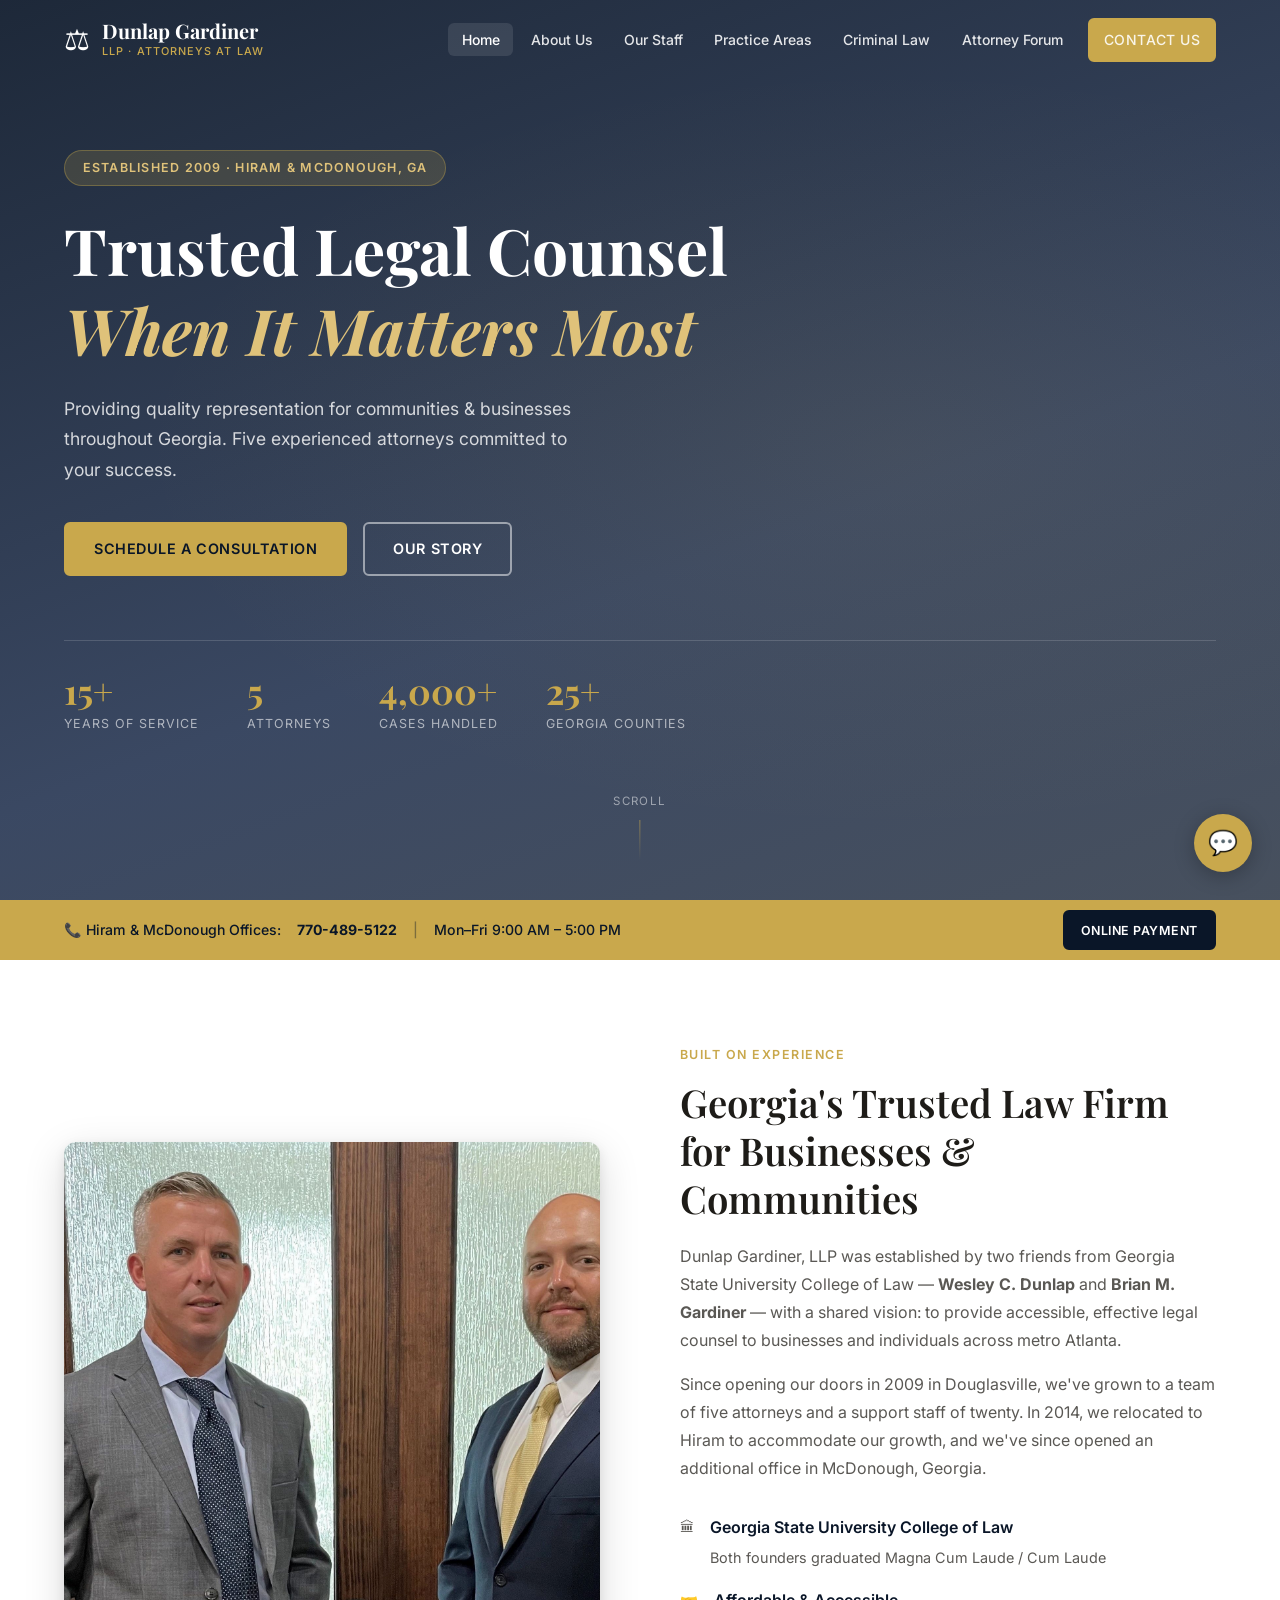
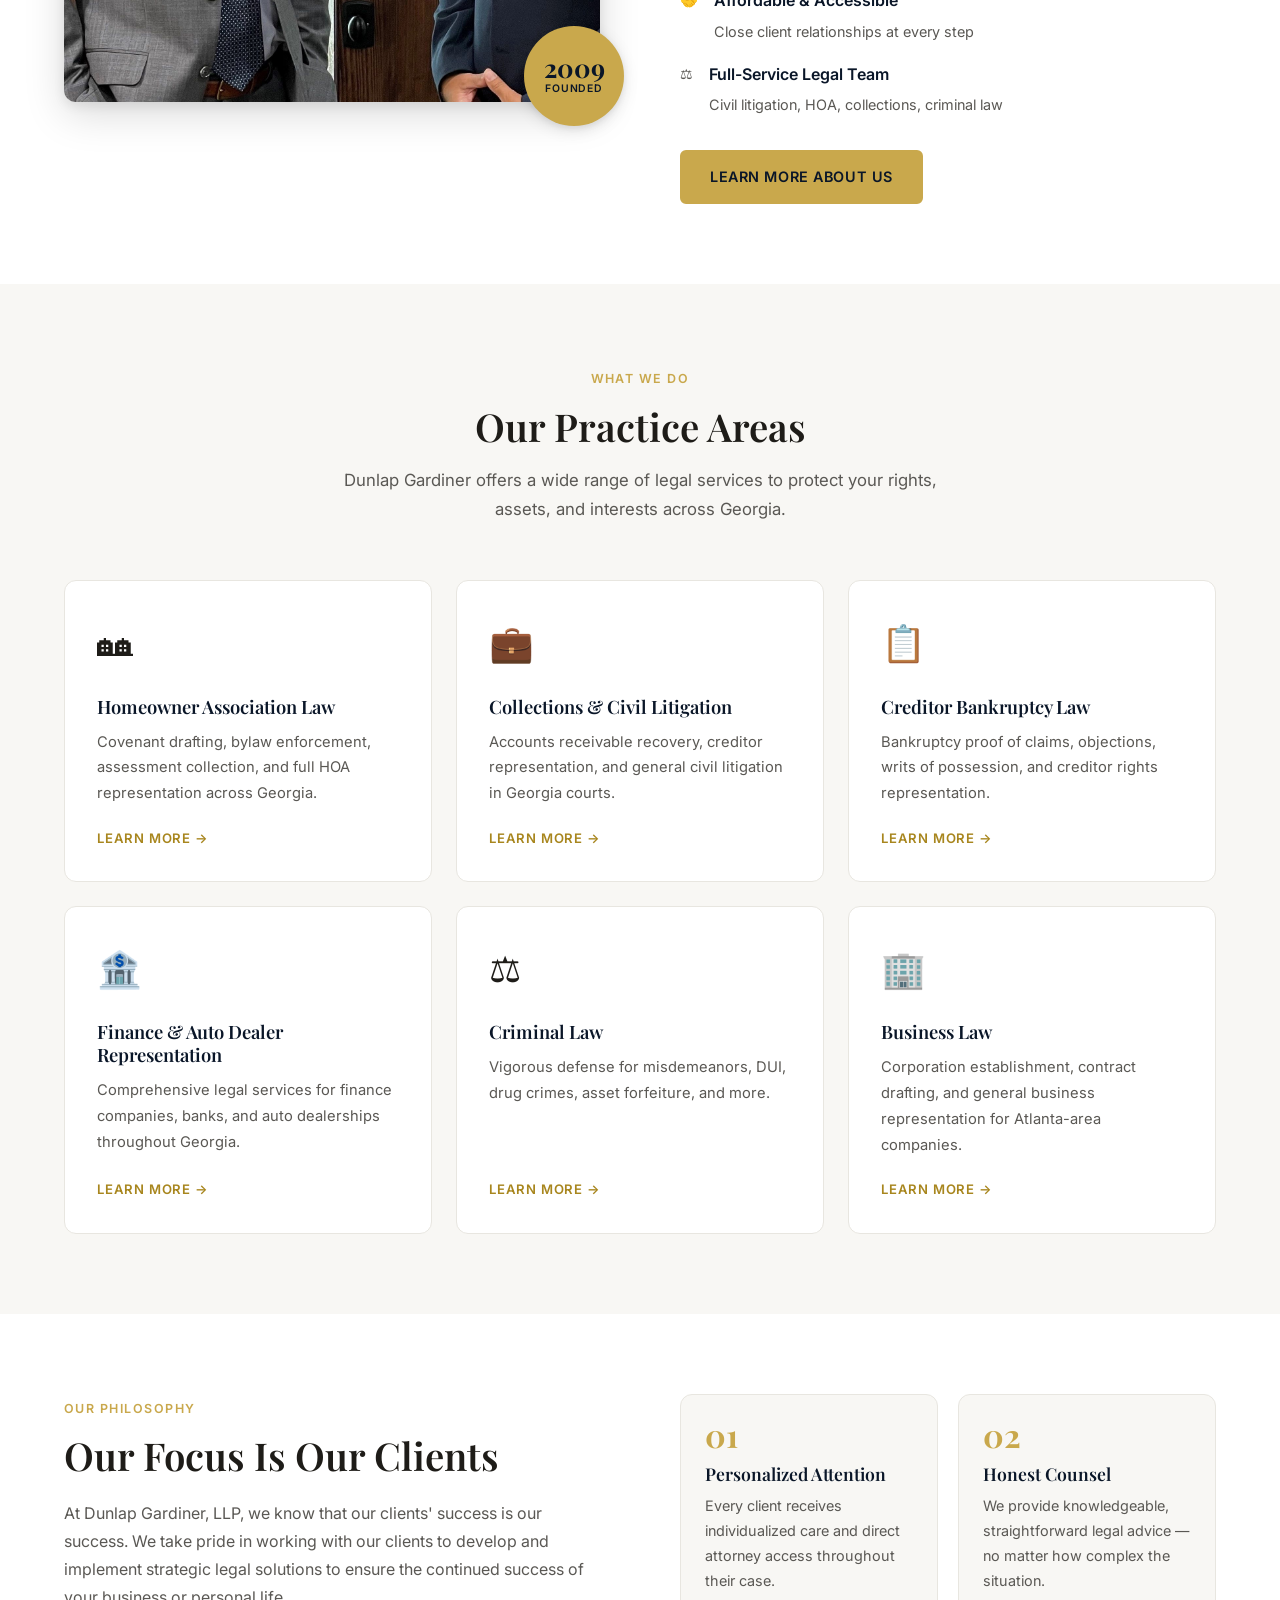
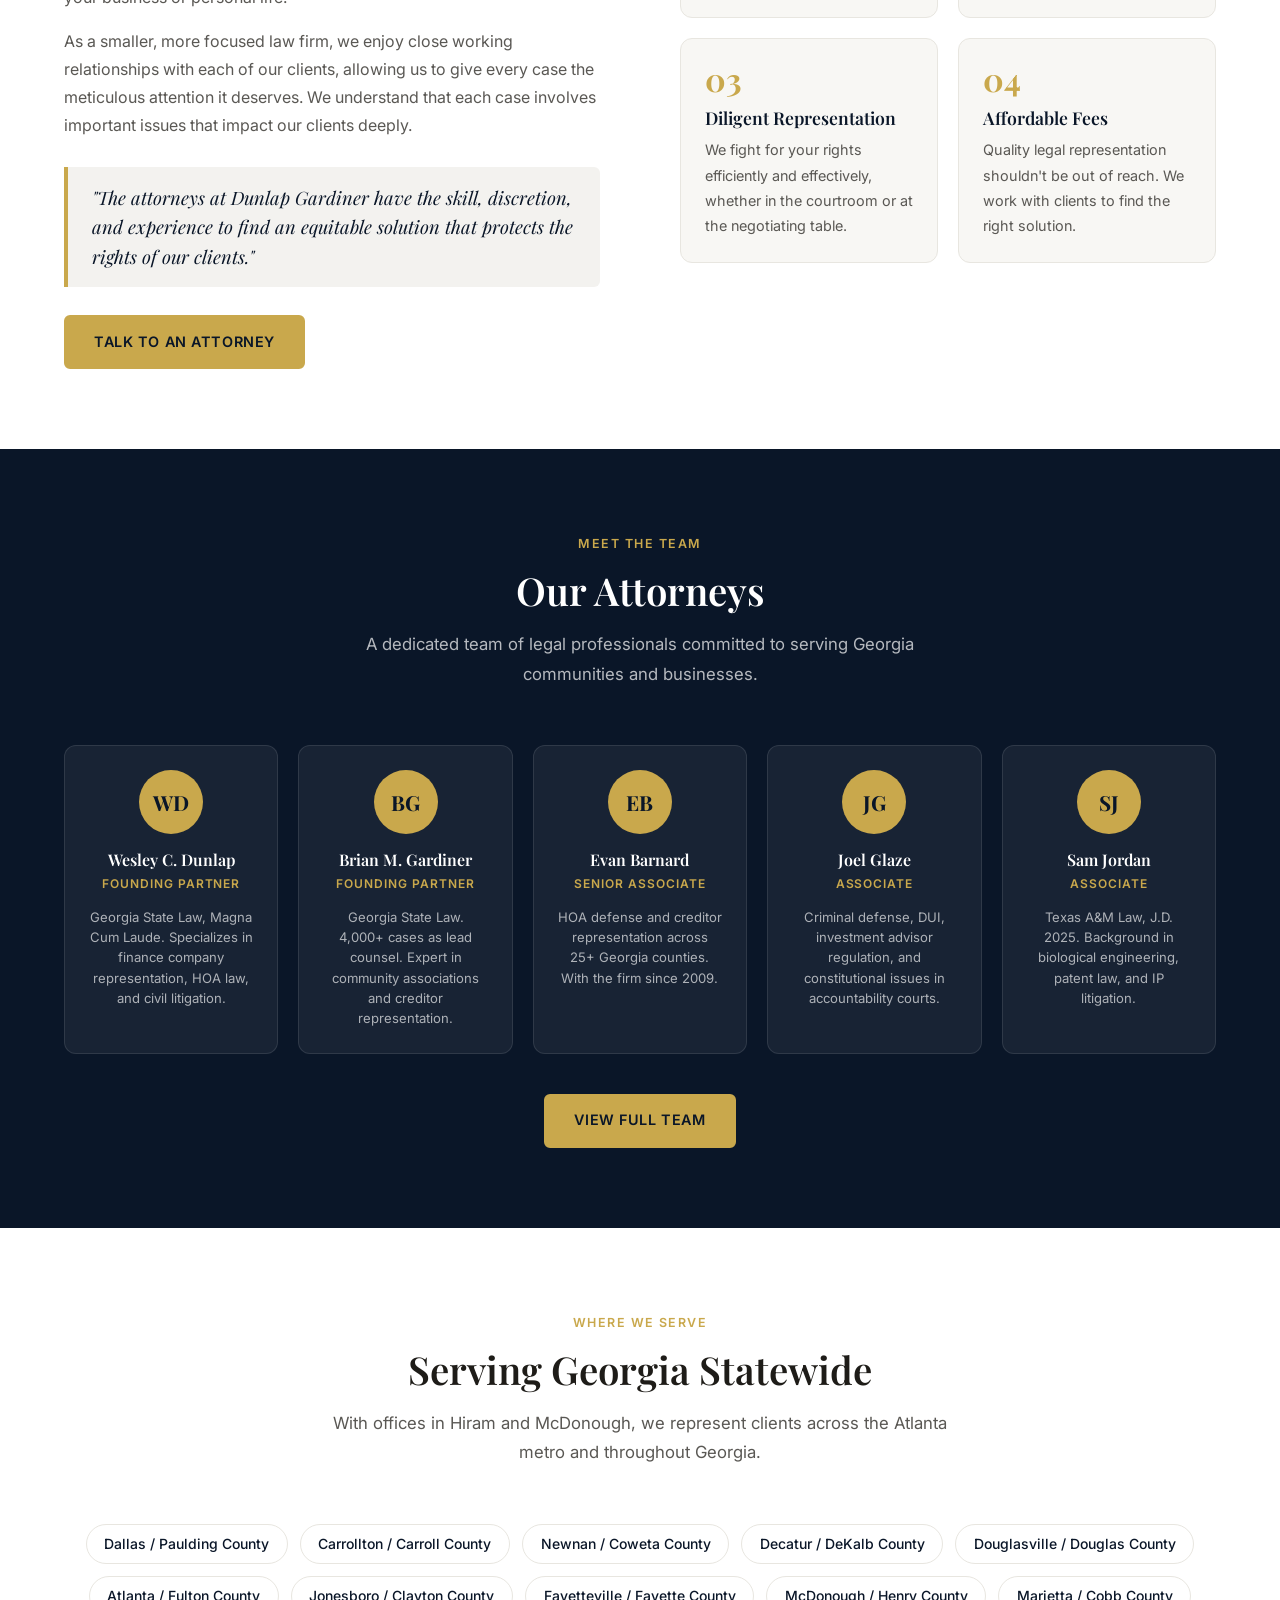
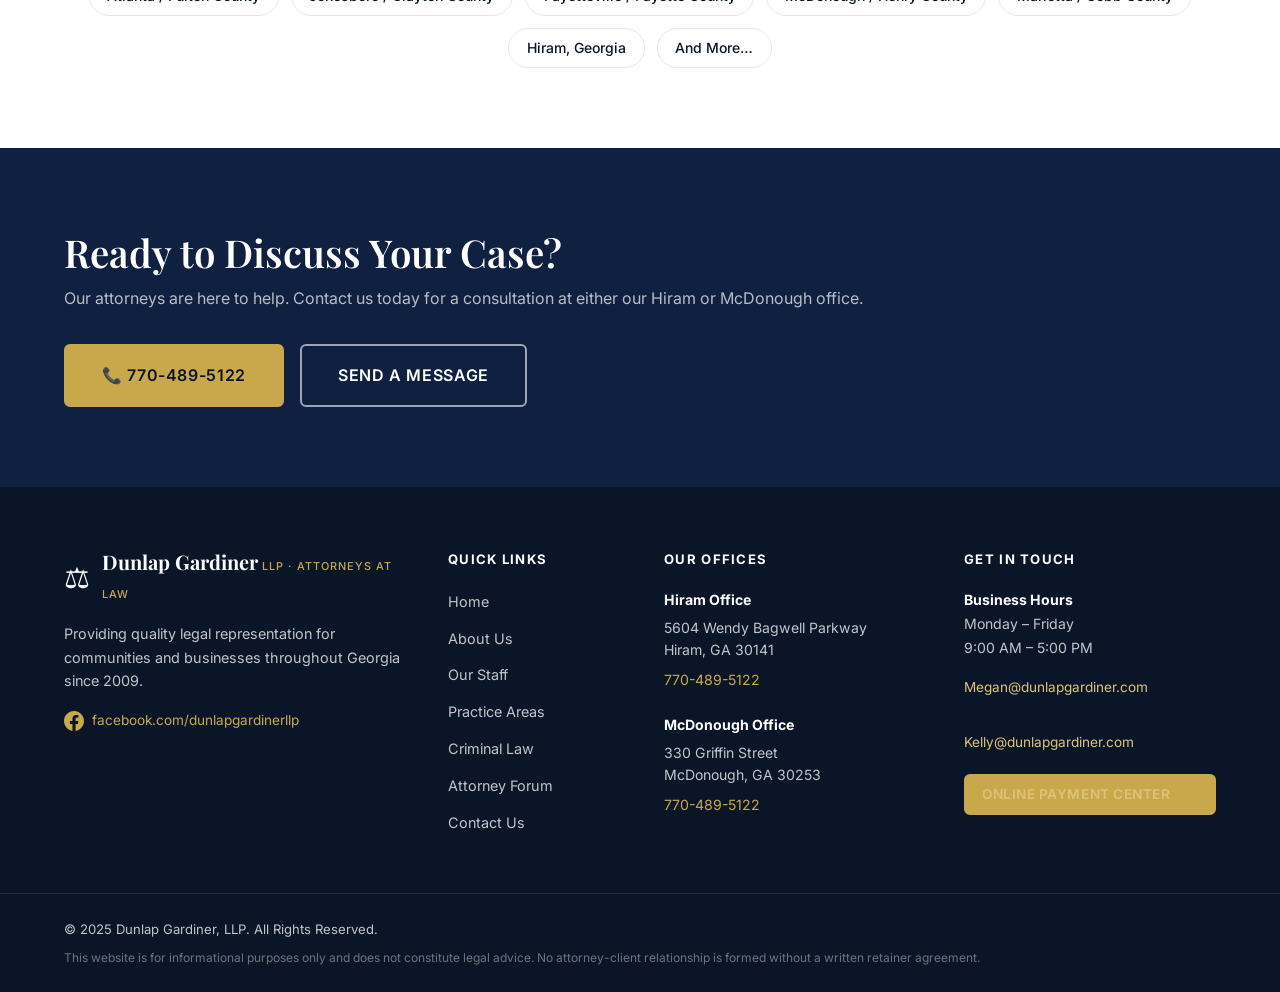
<file: index.html>
<!DOCTYPE html>
<html lang="en">
<head>
  <meta charset="UTF-8" />
  <meta name="viewport" content="width=device-width, initial-scale=1.0" />
  <meta name="description" content="Dunlap Gardiner, LLP – Experienced attorneys serving businesses and communities throughout Georgia. Offices in Hiram and McDonough." />
  <meta name="keywords" content="law firm, attorney, Georgia, HOA, criminal law, collections, civil litigation, Hiram, McDonough, Atlanta" />
  <meta property="og:title" content="Dunlap Gardiner, LLP – Georgia Law Firm" />
  <meta property="og:description" content="Providing quality legal representation for communities and businesses throughout Georgia since 2009." />
  <meta property="og:type" content="website" />
  <title>Dunlap Gardiner, LLP – Georgia Law Firm</title>
  <link rel="icon" type="image/svg+xml" href="assets/favicon.svg" />
  <link rel="stylesheet" href="styles.css" />
  <link rel="preconnect" href="https://fonts.googleapis.com" />
  <link rel="preconnect" href="https://fonts.gstatic.com" crossorigin />
  <link href="https://fonts.googleapis.com/css2?family=Playfair+Display:wght@400;600;700&family=Inter:wght@300;400;500;600&display=swap" rel="stylesheet" />
</head>
<body>

  <!-- HEADER -->
  <header class="site-header" id="site-header">
    <div class="container header-inner">
      <a href="index.html" class="logo" aria-label="Dunlap Gardiner LLP Home">
        <span class="logo-icon">⚖</span>
        <div class="logo-text">
          <span class="logo-name">Dunlap Gardiner</span>
          <span class="logo-tag">LLP · Attorneys at Law</span>
        </div>
      </a>
      <nav class="main-nav" id="main-nav" aria-label="Main navigation">
        <ul>
          <li><a href="index.html" class="active">Home</a></li>
          <li><a href="about.html">About Us</a></li>
          <li><a href="staff.html">Our Staff</a></li>
          <li><a href="practice-areas.html">Practice Areas</a></li>
          <li><a href="criminal-law.html">Criminal Law</a></li>
          <li><a href="attorney-forum.html">Attorney Forum</a></li>
          <li><a href="contact.html" class="btn btn-nav">Contact Us</a></li>
        </ul>
      </nav>
      <button class="hamburger" id="hamburger" aria-label="Open menu" aria-expanded="false">
        <span></span><span></span><span></span>
      </button>
    </div>
  </header>

  <!-- MOBILE MENU -->
  <div class="mobile-menu" id="mobile-menu">
    <ul>
      <li><a href="index.html">Home</a></li>
      <li><a href="about.html">About Us</a></li>
      <li><a href="staff.html">Our Staff</a></li>
      <li><a href="practice-areas.html">Practice Areas</a></li>
      <li><a href="criminal-law.html">Criminal Law</a></li>
      <li><a href="attorney-forum.html">Attorney Forum</a></li>
    </ul>
    <a href="contact.html" class="btn btn-gold">Contact Us</a>
  </div>

  <!-- HERO -->
  <section class="hero" id="hero" style="background: linear-gradient(160deg, rgba(10,22,40,.92) 0%, rgba(15,32,64,.82) 60%, rgba(10,22,40,.75) 100%), url('https://img1.wsimg.com/isteam/ip/19f8b089-176b-4c0d-ac24-eb16da4a8b74/wes%20%26%20brian%203%20(2).jpg') center/cover no-repeat;">
    <div class="hero-overlay"></div>
    <div class="hero-content container">
      <div class="hero-badge">Established 2009 · Hiram &amp; McDonough, GA</div>
      <h1 class="hero-title">Trusted Legal Counsel<br><em>When It Matters Most</em></h1>
      <p class="hero-subtitle">Providing quality representation for communities &amp; businesses throughout Georgia. Five experienced attorneys committed to your success.</p>
      <div class="hero-actions">
        <a href="contact.html" class="btn btn-primary">Schedule a Consultation</a>
        <a href="about.html" class="btn btn-ghost">Our Story</a>
      </div>
      <div class="hero-stats">
        <div class="stat">
          <span class="stat-num">15+</span>
          <span class="stat-label">Years of Service</span>
        </div>
        <div class="stat">
          <span class="stat-num">5</span>
          <span class="stat-label">Attorneys</span>
        </div>
        <div class="stat">
          <span class="stat-num">4000+</span>
          <span class="stat-label">Cases Handled</span>
        </div>
        <div class="stat">
          <span class="stat-num">25+</span>
          <span class="stat-label">Georgia Counties</span>
        </div>
      </div>
    </div>
    <div class="hero-scroll">
      <span>Scroll</span>
      <div class="scroll-line"></div>
    </div>
  </section>

  <!-- PHONE BAR -->
  <div class="phone-bar">
    <div class="container phone-bar-inner">
      <span>📞 Hiram &amp; McDonough Offices:</span>
      <a href="tel:7704895122" class="phone-link">770-489-5122</a>
      <span class="sep">|</span>
      <span>Mon–Fri 9:00 AM – 5:00 PM</span>
      <a href="https://quickclick.com/cart/cart.php?action=show_information&internal_key=637d9338dd69ad5d1107f1c3999a2876&internal_timestamp=1774908357&tid=cae1f6b2b108de3710eef4111a261aae" target="_blank" rel="noopener" class="btn btn-sm btn-gold">Online Payment</a>
    </div>
  </div>

  <!-- ABOUT INTRO -->
  <section class="section about-intro">
    <div class="container about-intro-grid">
      <div class="about-intro-image">
        <img src="assets/images/team-photo.jpg" alt="Wesley Dunlap and Brian Gardiner, founding partners" loading="lazy" />
        <div class="img-badge">
          <span class="img-badge-year">2009</span>
          <span class="img-badge-text">Founded</span>
        </div>
      </div>
      <div class="about-intro-content">
        <div class="section-label">Built on Experience</div>
        <h2>Georgia's Trusted Law Firm for Businesses &amp; Communities</h2>
        <p>Dunlap Gardiner, LLP was established by two friends from Georgia State University College of Law — <strong>Wesley C. Dunlap</strong> and <strong>Brian M. Gardiner</strong> — with a shared vision: to provide accessible, effective legal counsel to businesses and individuals across metro Atlanta.</p>
        <p>Since opening our doors in 2009 in Douglasville, we've grown to a team of five attorneys and a support staff of twenty. In 2014, we relocated to Hiram to accommodate our growth, and we've since opened an additional office in McDonough, Georgia.</p>
        <div class="about-intro-highlights">
          <div class="highlight">
            <span class="highlight-icon">🏛</span>
            <div>
              <strong>Georgia State University College of Law</strong>
              <span>Both founders graduated Magna Cum Laude / Cum Laude</span>
            </div>
          </div>
          <div class="highlight">
            <span class="highlight-icon">🤝</span>
            <div>
              <strong>Affordable &amp; Accessible</strong>
              <span>Close client relationships at every step</span>
            </div>
          </div>
          <div class="highlight">
            <span class="highlight-icon">⚖</span>
            <div>
              <strong>Full-Service Legal Team</strong>
              <span>Civil litigation, HOA, collections, criminal law</span>
            </div>
          </div>
        </div>
        <a href="about.html" class="btn btn-primary">Learn More About Us</a>
      </div>
    </div>
  </section>

  <!-- PRACTICE AREAS -->
  <section class="section practice-areas bg-light">
    <div class="container">
      <div class="section-header">
        <div class="section-label">What We Do</div>
        <h2>Our Practice Areas</h2>
        <p>Dunlap Gardiner offers a wide range of legal services to protect your rights, assets, and interests across Georgia.</p>
      </div>
      <div class="practice-grid">
        <a href="practice-areas.html#hoa" class="practice-card">
          <div class="practice-icon">🏘</div>
          <h3>Homeowner Association Law</h3>
          <p>Covenant drafting, bylaw enforcement, assessment collection, and full HOA representation across Georgia.</p>
          <span class="practice-link">Learn More →</span>
        </a>
        <a href="practice-areas.html#collections" class="practice-card">
          <div class="practice-icon">💼</div>
          <h3>Collections &amp; Civil Litigation</h3>
          <p>Accounts receivable recovery, creditor representation, and general civil litigation in Georgia courts.</p>
          <span class="practice-link">Learn More →</span>
        </a>
        <a href="practice-areas.html#bankruptcy" class="practice-card">
          <div class="practice-icon">📋</div>
          <h3>Creditor Bankruptcy Law</h3>
          <p>Bankruptcy proof of claims, objections, writs of possession, and creditor rights representation.</p>
          <span class="practice-link">Learn More →</span>
        </a>
        <a href="practice-areas.html#finance" class="practice-card">
          <div class="practice-icon">🏦</div>
          <h3>Finance &amp; Auto Dealer Representation</h3>
          <p>Comprehensive legal services for finance companies, banks, and auto dealerships throughout Georgia.</p>
          <span class="practice-link">Learn More →</span>
        </a>
        <a href="criminal-law.html" class="practice-card">
          <div class="practice-icon">⚖</div>
          <h3>Criminal Law</h3>
          <p>Vigorous defense for misdemeanors, DUI, drug crimes, asset forfeiture, and more.</p>
          <span class="practice-link">Learn More →</span>
        </a>
        <a href="practice-areas.html#business" class="practice-card">
          <div class="practice-icon">🏢</div>
          <h3>Business Law</h3>
          <p>Corporation establishment, contract drafting, and general business representation for Atlanta-area companies.</p>
          <span class="practice-link">Learn More →</span>
        </a>
      </div>
    </div>
  </section>

  <!-- CLIENT FOCUS -->
  <section class="section client-focus">
    <div class="container client-focus-grid">
      <div class="client-focus-content">
        <div class="section-label">Our Philosophy</div>
        <h2>Our Focus Is Our Clients</h2>
        <p>At Dunlap Gardiner, LLP, we know that our clients' success is our success. We take pride in working with our clients to develop and implement strategic legal solutions to ensure the continued success of your business or personal life.</p>
        <p>As a smaller, more focused law firm, we enjoy close working relationships with each of our clients, allowing us to give every case the meticulous attention it deserves. We understand that each case involves important issues that impact our clients deeply.</p>
        <blockquote class="pull-quote">
          "The attorneys at Dunlap Gardiner have the skill, discretion, and experience to find an equitable solution that protects the rights of our clients."
        </blockquote>
        <a href="contact.html" class="btn btn-primary">Talk to an Attorney</a>
      </div>
      <div class="client-focus-values">
        <div class="value-card">
          <div class="value-num">01</div>
          <h4>Personalized Attention</h4>
          <p>Every client receives individualized care and direct attorney access throughout their case.</p>
        </div>
        <div class="value-card">
          <div class="value-num">02</div>
          <h4>Honest Counsel</h4>
          <p>We provide knowledgeable, straightforward legal advice — no matter how complex the situation.</p>
        </div>
        <div class="value-card">
          <div class="value-num">03</div>
          <h4>Diligent Representation</h4>
          <p>We fight for your rights efficiently and effectively, whether in the courtroom or at the negotiating table.</p>
        </div>
        <div class="value-card">
          <div class="value-num">04</div>
          <h4>Affordable Fees</h4>
          <p>Quality legal representation shouldn't be out of reach. We work with clients to find the right solution.</p>
        </div>
      </div>
    </div>
  </section>

  <!-- ATTORNEYS PREVIEW -->
  <section class="section attorneys-preview bg-dark">
    <div class="container">
      <div class="section-header light">
        <div class="section-label">Meet the Team</div>
        <h2>Our Attorneys</h2>
        <p>A dedicated team of legal professionals committed to serving Georgia communities and businesses.</p>
      </div>
      <div class="attorneys-grid">
        <div class="attorney-card">
          <div class="attorney-initials">WD</div>
          <div class="attorney-info">
            <h3>Wesley C. Dunlap</h3>
            <span class="attorney-title">Founding Partner</span>
            <p>Georgia State Law, Magna Cum Laude. Specializes in finance company representation, HOA law, and civil litigation.</p>
          </div>
        </div>
        <div class="attorney-card">
          <div class="attorney-initials">BG</div>
          <div class="attorney-info">
            <h3>Brian M. Gardiner</h3>
            <span class="attorney-title">Founding Partner</span>
            <p>Georgia State Law. 4,000+ cases as lead counsel. Expert in community associations and creditor representation.</p>
          </div>
        </div>
        <div class="attorney-card">
          <div class="attorney-initials">EB</div>
          <div class="attorney-info">
            <h3>Evan Barnard</h3>
            <span class="attorney-title">Senior Associate</span>
            <p>HOA defense and creditor representation across 25+ Georgia counties. With the firm since 2009.</p>
          </div>
        </div>
        <div class="attorney-card">
          <div class="attorney-initials">JG</div>
          <div class="attorney-info">
            <h3>Joel Glaze</h3>
            <span class="attorney-title">Associate</span>
            <p>Criminal defense, DUI, investment advisor regulation, and constitutional issues in accountability courts.</p>
          </div>
        </div>
        <div class="attorney-card">
          <div class="attorney-initials">SJ</div>
          <div class="attorney-info">
            <h3>Sam Jordan</h3>
            <span class="attorney-title">Associate</span>
            <p>Texas A&amp;M Law, J.D. 2025. Background in biological engineering, patent law, and IP litigation.</p>
          </div>
        </div>
      </div>
      <div class="section-cta">
        <a href="staff.html" class="btn btn-gold">View Full Team</a>
      </div>
    </div>
  </section>

  <!-- SERVICE AREAS -->
  <section class="section service-areas">
    <div class="container">
      <div class="section-header">
        <div class="section-label">Where We Serve</div>
        <h2>Serving Georgia Statewide</h2>
        <p>With offices in Hiram and McDonough, we represent clients across the Atlanta metro and throughout Georgia.</p>
      </div>
      <div class="areas-list">
        <span>Dallas / Paulding County</span>
        <span>Carrollton / Carroll County</span>
        <span>Newnan / Coweta County</span>
        <span>Decatur / DeKalb County</span>
        <span>Douglasville / Douglas County</span>
        <span>Atlanta / Fulton County</span>
        <span>Jonesboro / Clayton County</span>
        <span>Fayetteville / Fayette County</span>
        <span>McDonough / Henry County</span>
        <span>Marietta / Cobb County</span>
        <span>Hiram, Georgia</span>
        <span>And More…</span>
      </div>
    </div>
  </section>

  <!-- CONTACT CTA -->
  <section class="section contact-cta bg-navy">
    <div class="container contact-cta-inner">
      <div class="contact-cta-text">
        <h2>Ready to Discuss Your Case?</h2>
        <p>Our attorneys are here to help. Contact us today for a consultation at either our Hiram or McDonough office.</p>
      </div>
      <div class="contact-cta-actions">
        <a href="tel:7704895122" class="btn btn-gold btn-lg">📞 770-489-5122</a>
        <a href="contact.html" class="btn btn-ghost-light btn-lg">Send a Message</a>
      </div>
    </div>
  </section>

  <!-- FOOTER -->
  <footer class="site-footer">
    <div class="container footer-grid">
      <div class="footer-brand">
        <div class="footer-logo">
          <span class="logo-icon">⚖</span>
          <div>
            <span class="logo-name">Dunlap Gardiner</span>
            <span class="logo-tag">LLP · Attorneys at Law</span>
          </div>
        </div>
        <p>Providing quality legal representation for communities and businesses throughout Georgia since 2009.</p>
        <a href="https://www.facebook.com/dunlapgardinerllp" target="_blank" rel="noopener" class="footer-social">
          <svg width="20" height="20" viewBox="0 0 24 24" fill="currentColor"><path d="M24 12.073c0-6.627-5.373-12-12-12s-12 5.373-12 12c0 5.99 4.388 10.954 10.125 11.854v-8.385H7.078v-3.47h3.047V9.43c0-3.007 1.792-4.669 4.533-4.669 1.312 0 2.686.235 2.686.235v2.953H15.83c-1.491 0-1.956.925-1.956 1.874v2.25h3.328l-.532 3.47h-2.796v8.385C19.612 23.027 24 18.062 24 12.073z"/></svg>
          facebook.com/dunlapgardinerllp
        </a>
      </div>
      <div class="footer-nav">
        <h4>Quick Links</h4>
        <ul>
          <li><a href="index.html">Home</a></li>
          <li><a href="about.html">About Us</a></li>
          <li><a href="staff.html">Our Staff</a></li>
          <li><a href="practice-areas.html">Practice Areas</a></li>
          <li><a href="criminal-law.html">Criminal Law</a></li>
          <li><a href="attorney-forum.html">Attorney Forum</a></li>
          <li><a href="contact.html">Contact Us</a></li>
        </ul>
      </div>
      <div class="footer-offices">
        <h4>Our Offices</h4>
        <div class="office">
          <strong>Hiram Office</strong>
          <address>5604 Wendy Bagwell Parkway<br>Hiram, GA 30141</address>
          <a href="tel:7704895122">770-489-5122</a>
        </div>
        <div class="office">
          <strong>McDonough Office</strong>
          <address>330 Griffin Street<br>McDonough, GA 30253</address>
          <a href="tel:7704895122">770-489-5122</a>
        </div>
      </div>
      <div class="footer-contact">
        <h4>Get in Touch</h4>
        <p><strong>Business Hours</strong><br>Monday – Friday<br>9:00 AM – 5:00 PM</p>
        <a href="mailto:Megan@dunlapgardiner.com">Megan@dunlapgardiner.com</a><br>
        <a href="mailto:Kelly@dunlapgardiner.com">Kelly@dunlapgardiner.com</a>
        <div class="footer-payment">
          <a href="https://quickclick.com/cart/cart.php?action=show_information&internal_key=637d9338dd69ad5d1107f1c3999a2876&internal_timestamp=1774908357&tid=cae1f6b2b108de3710eef4111a261aae" target="_blank" rel="noopener" class="btn btn-sm btn-gold">Online Payment Center</a>
        </div>
      </div>
    </div>
    <div class="footer-bottom">
      <div class="container">
        <p>&copy; 2025 Dunlap Gardiner, LLP. All Rights Reserved.</p>
        <p class="disclaimer">This website is for informational purposes only and does not constitute legal advice. No attorney-client relationship is formed without a written retainer agreement.</p>
      </div>
    </div>
  </footer>

  <script src="script.js"></script>
</body>
</html>
</file>
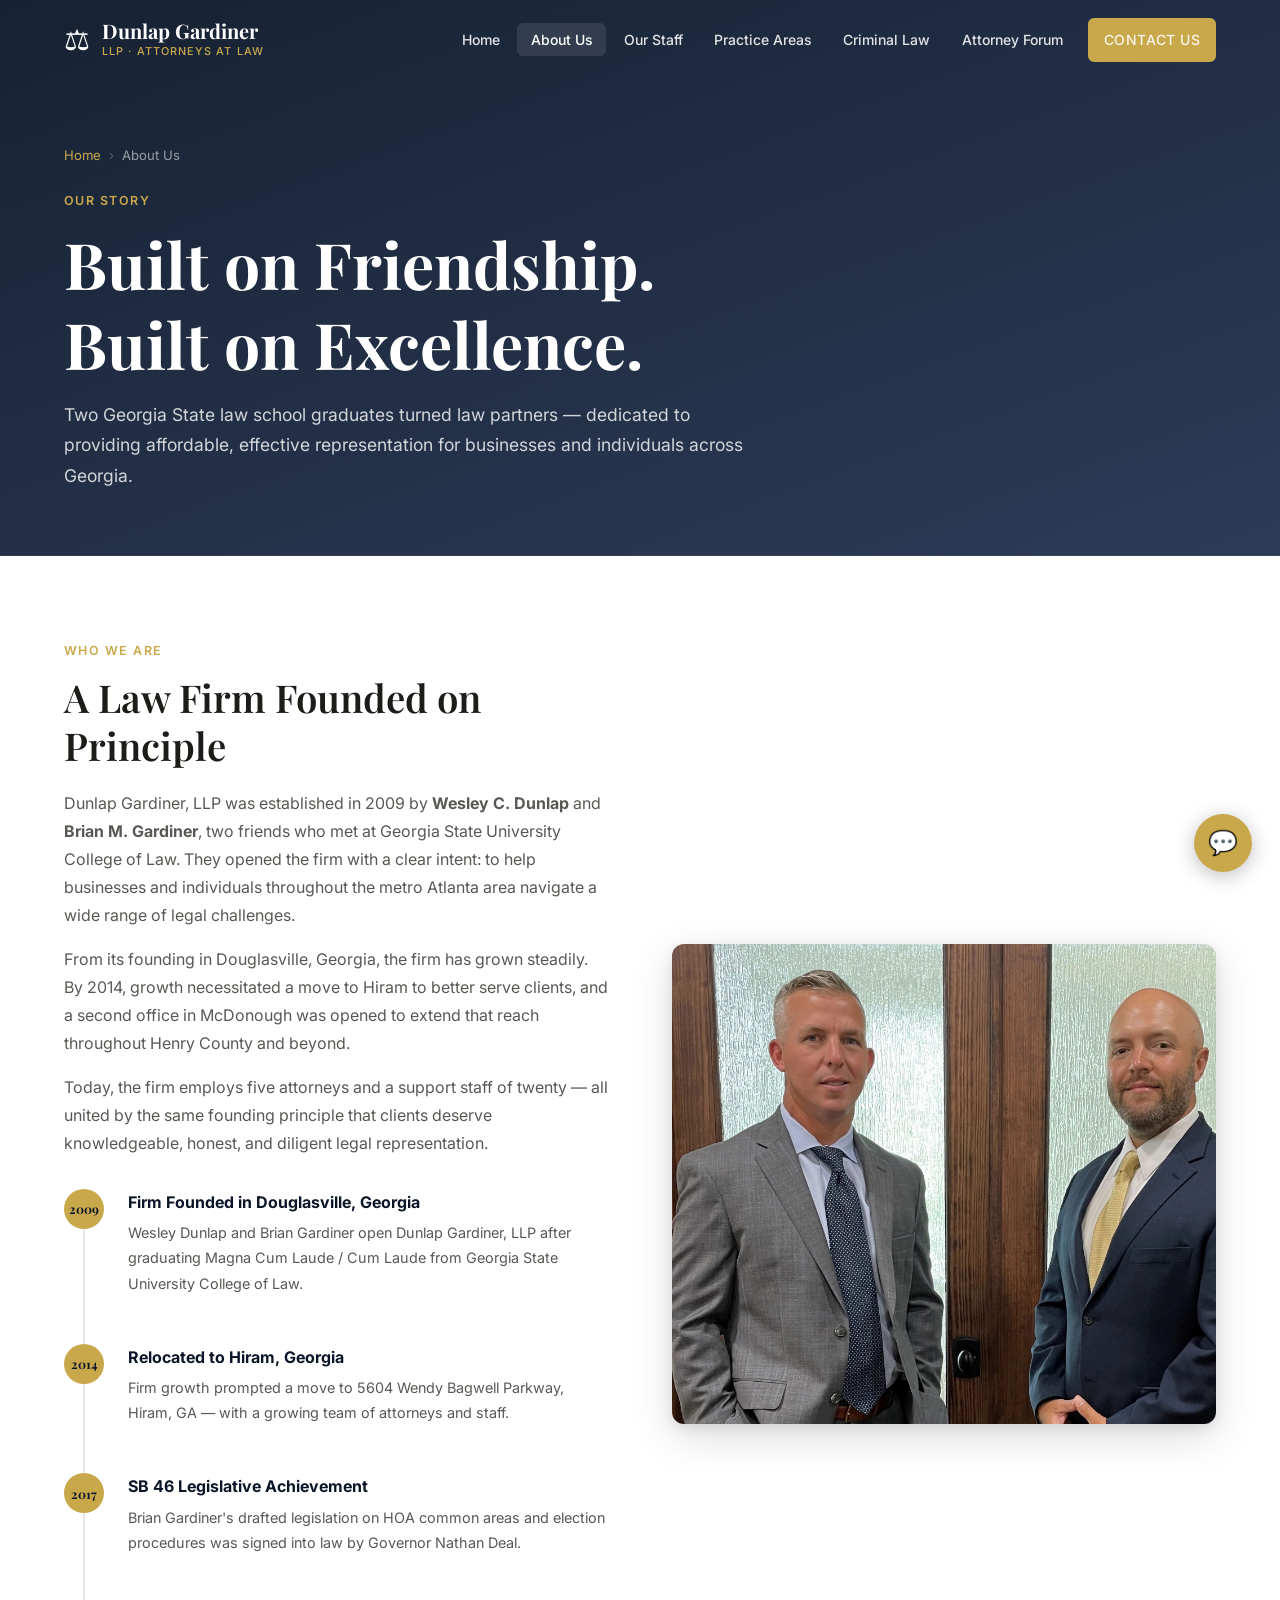
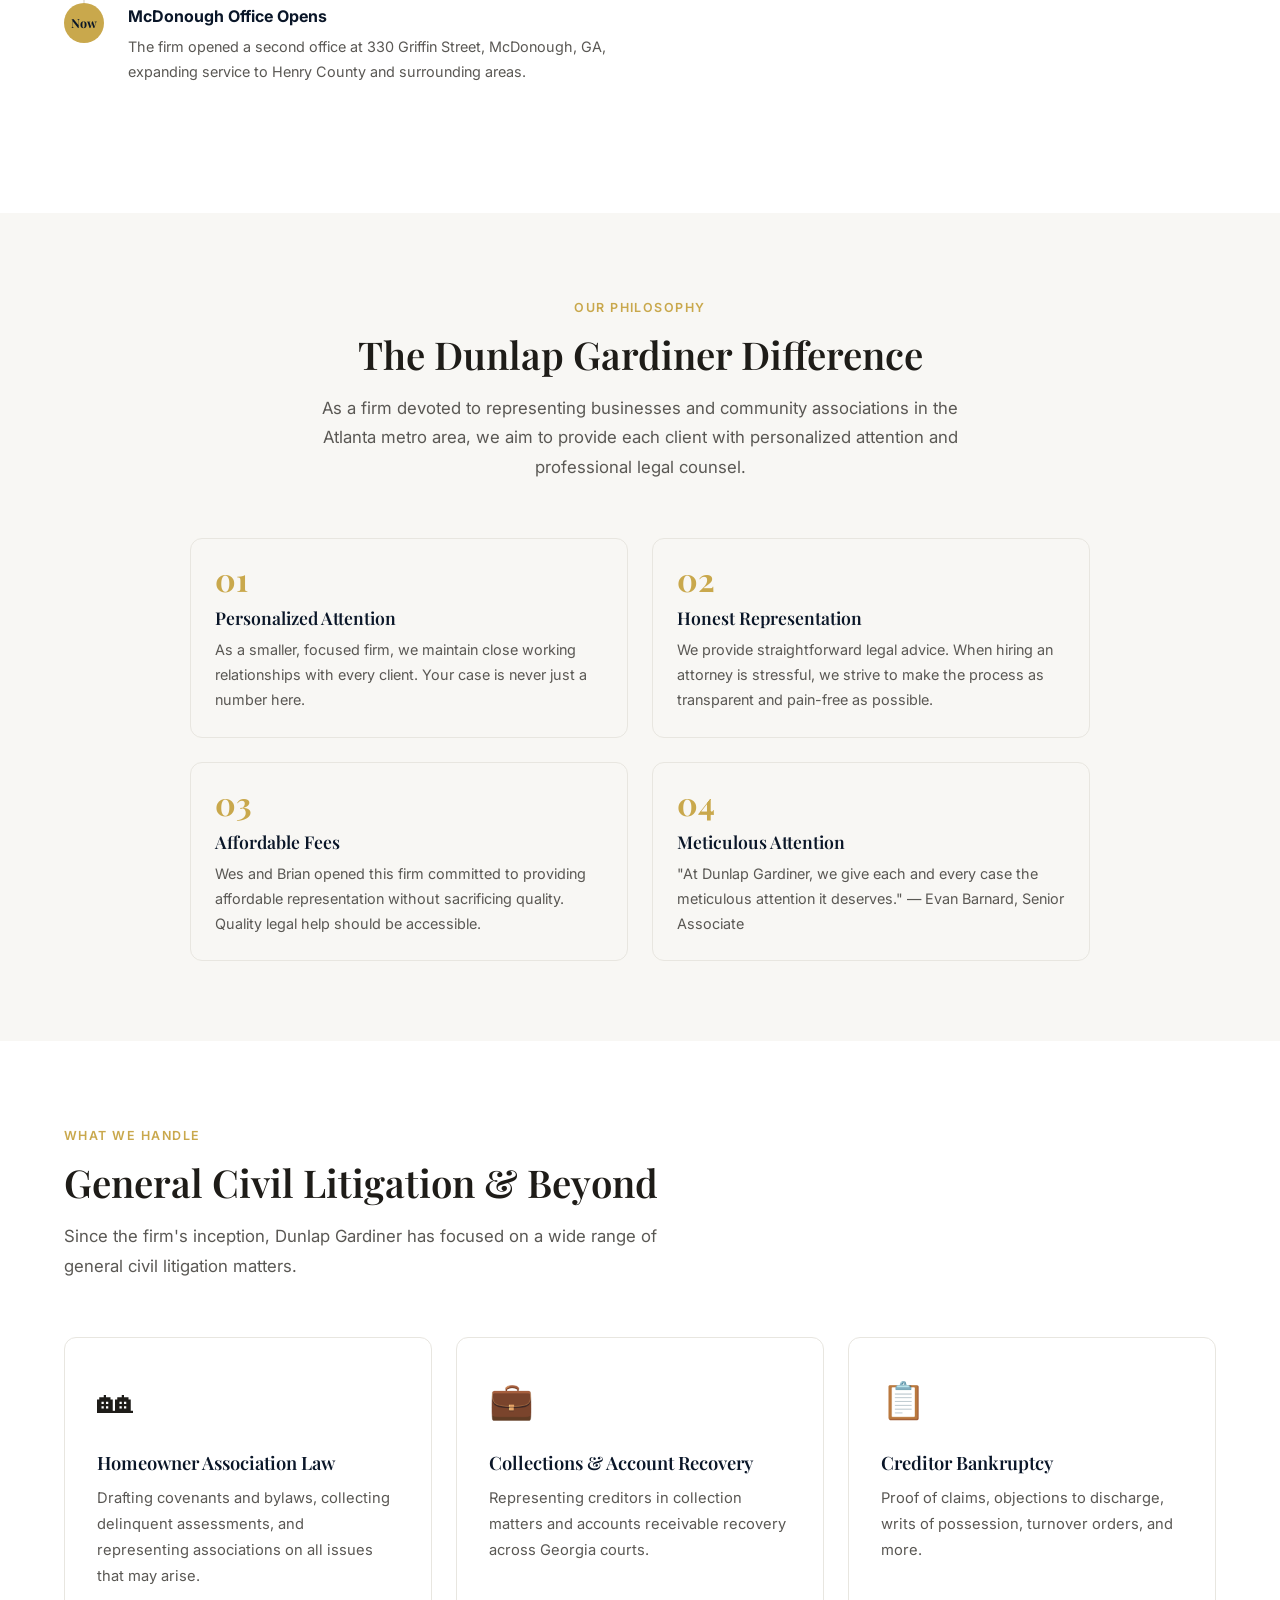
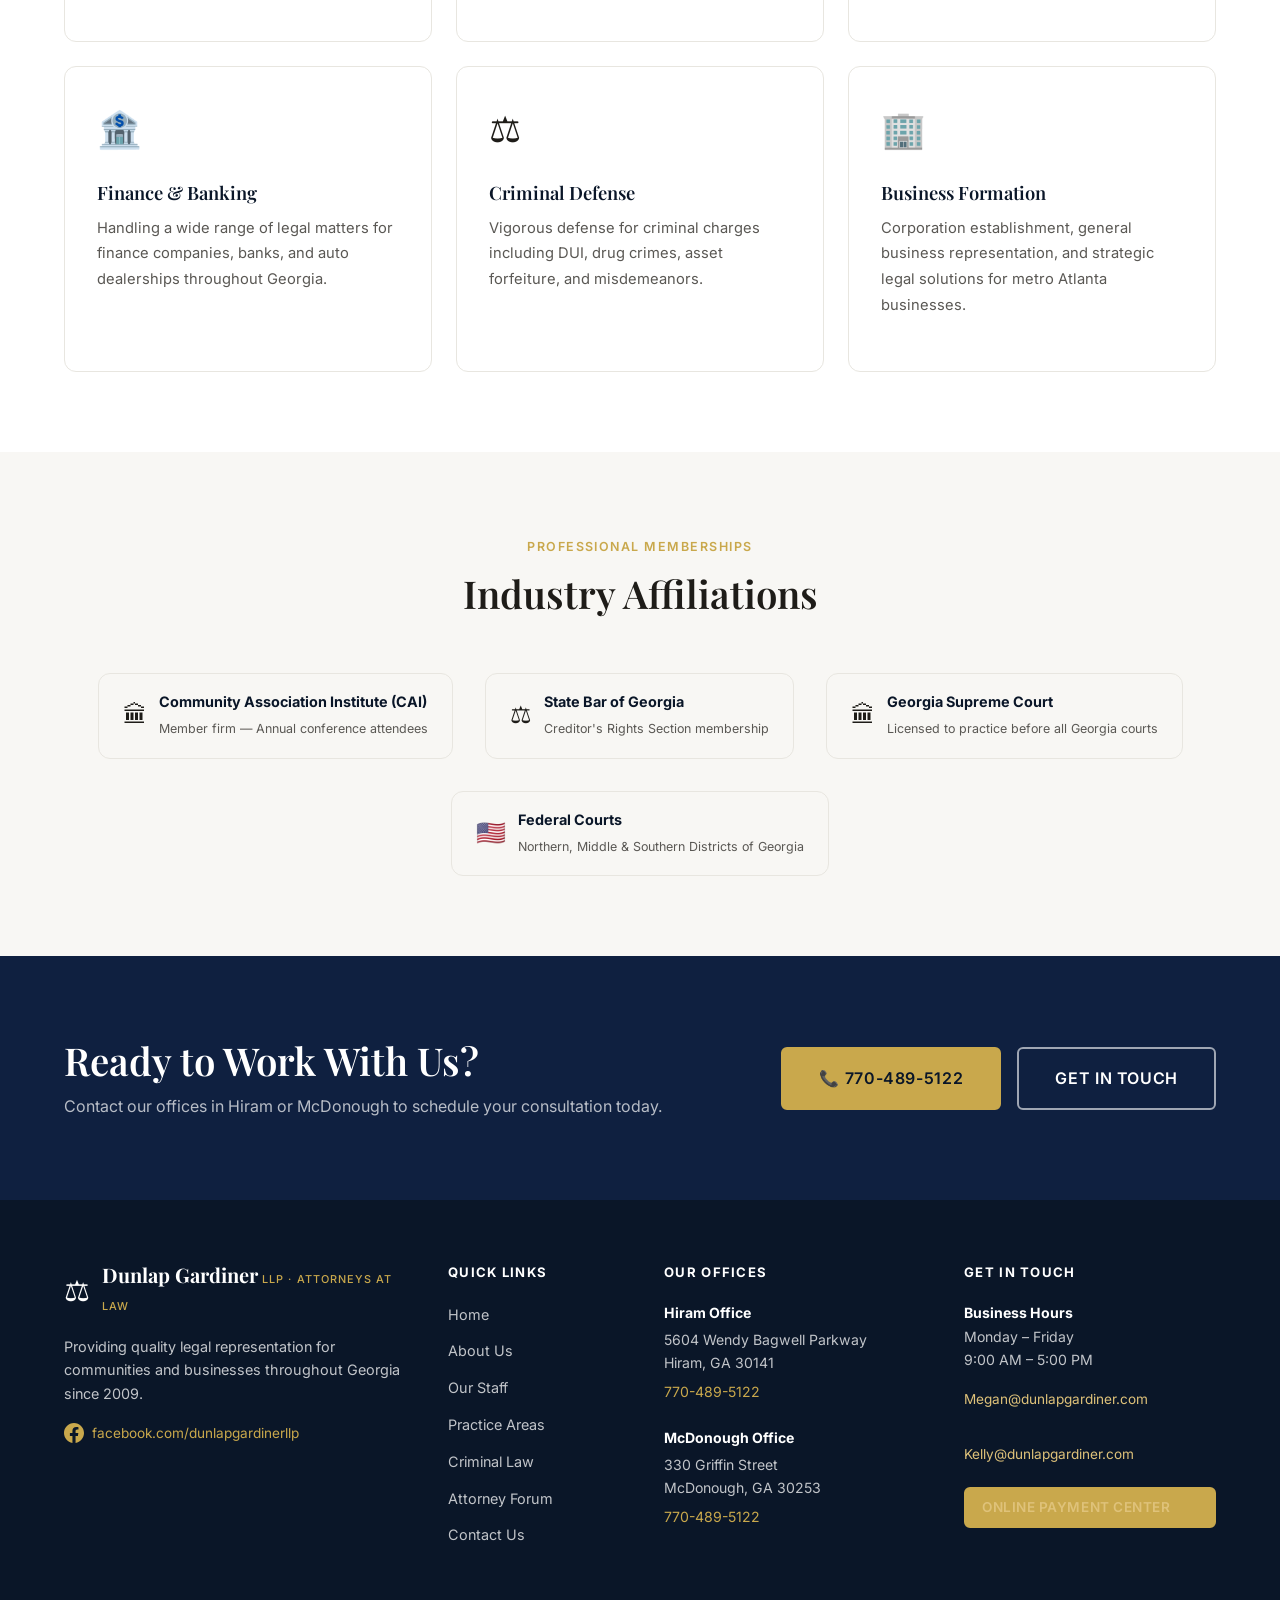
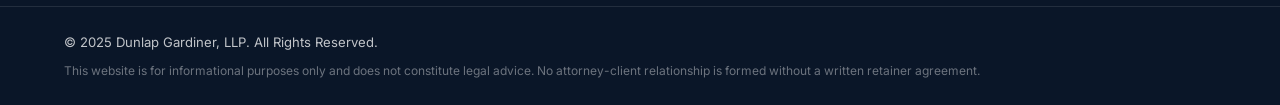
<file: about.html>
<!DOCTYPE html>
<html lang="en">
<head>
  <meta charset="UTF-8" />
  <meta name="viewport" content="width=device-width, initial-scale=1.0" />
  <meta name="description" content="About Dunlap Gardiner, LLP – Founded in 2009 by Wesley Dunlap and Brian Gardiner, serving businesses and communities throughout Georgia." />
  <title>About Us – Dunlap Gardiner, LLP</title>
  <link rel="icon" type="image/svg+xml" href="assets/favicon.svg" />
  <link rel="stylesheet" href="styles.css" />
  <link rel="preconnect" href="https://fonts.googleapis.com" />
  <link rel="preconnect" href="https://fonts.gstatic.com" crossorigin />
  <link href="https://fonts.googleapis.com/css2?family=Playfair+Display:wght@400;600;700&family=Inter:wght@300;400;500;600&display=swap" rel="stylesheet" />
</head>
<body>

  <!-- HEADER -->
  <header class="site-header scrolled" id="site-header">
    <div class="container header-inner">
      <a href="index.html" class="logo" aria-label="Dunlap Gardiner LLP Home">
        <span class="logo-icon">⚖</span>
        <div class="logo-text">
          <span class="logo-name">Dunlap Gardiner</span>
          <span class="logo-tag">LLP · Attorneys at Law</span>
        </div>
      </a>
      <nav class="main-nav" id="main-nav" aria-label="Main navigation">
        <ul>
          <li><a href="index.html">Home</a></li>
          <li><a href="about.html" class="active">About Us</a></li>
          <li><a href="staff.html">Our Staff</a></li>
          <li><a href="practice-areas.html">Practice Areas</a></li>
          <li><a href="criminal-law.html">Criminal Law</a></li>
          <li><a href="attorney-forum.html">Attorney Forum</a></li>
          <li><a href="contact.html" class="btn btn-nav">Contact Us</a></li>
        </ul>
      </nav>
      <button class="hamburger" id="hamburger" aria-label="Open menu" aria-expanded="false">
        <span></span><span></span><span></span>
      </button>
    </div>
  </header>
  <div class="mobile-menu" id="mobile-menu">
    <ul>
      <li><a href="index.html">Home</a></li>
      <li><a href="about.html">About Us</a></li>
      <li><a href="staff.html">Our Staff</a></li>
      <li><a href="practice-areas.html">Practice Areas</a></li>
      <li><a href="criminal-law.html">Criminal Law</a></li>
      <li><a href="attorney-forum.html">Attorney Forum</a></li>
    </ul>
    <a href="contact.html" class="btn btn-gold">Contact Us</a>
  </div>

  <!-- PAGE HERO -->
  <section class="page-hero" style="background-image: linear-gradient(160deg, rgba(10,22,40,.95) 0%, rgba(15,32,64,.88) 100%), url('https://img1.wsimg.com/isteam/stock/11568/:/rs=w:1920,m'); background-size: cover; background-position: center;">
    <div class="container">
      <div class="page-hero-content">
        <div class="breadcrumb">
          <a href="index.html">Home</a>
          <span class="breadcrumb-sep">›</span>
          <span>About Us</span>
        </div>
        <div class="section-label">Our Story</div>
        <h1>Built on Friendship.<br>Built on Excellence.</h1>
        <p>Two Georgia State law school graduates turned law partners — dedicated to providing affordable, effective representation for businesses and individuals across Georgia.</p>
      </div>
    </div>
  </section>

  <!-- MISSION -->
  <section class="section">
    <div class="container about-mission">
      <div class="about-mission-content">
        <div class="section-label">Who We Are</div>
        <h2>A Law Firm Founded on Principle</h2>
        <p>Dunlap Gardiner, LLP was established in 2009 by <strong>Wesley C. Dunlap</strong> and <strong>Brian M. Gardiner</strong>, two friends who met at Georgia State University College of Law. They opened the firm with a clear intent: to help businesses and individuals throughout the metro Atlanta area navigate a wide range of legal challenges.</p>
        <p>From its founding in Douglasville, Georgia, the firm has grown steadily. By 2014, growth necessitated a move to Hiram to better serve clients, and a second office in McDonough was opened to extend that reach throughout Henry County and beyond.</p>
        <p>Today, the firm employs five attorneys and a support staff of twenty — all united by the same founding principle that clients deserve knowledgeable, honest, and diligent legal representation.</p>
        <div class="about-timeline">
          <div class="timeline-item">
            <div class="timeline-dot">2009</div>
            <div class="timeline-content">
              <strong>Firm Founded in Douglasville, Georgia</strong>
              <p>Wesley Dunlap and Brian Gardiner open Dunlap Gardiner, LLP after graduating Magna Cum Laude / Cum Laude from Georgia State University College of Law.</p>
            </div>
          </div>
          <div class="timeline-item">
            <div class="timeline-dot">2014</div>
            <div class="timeline-content">
              <strong>Relocated to Hiram, Georgia</strong>
              <p>Firm growth prompted a move to 5604 Wendy Bagwell Parkway, Hiram, GA — with a growing team of attorneys and staff.</p>
            </div>
          </div>
          <div class="timeline-item">
            <div class="timeline-dot">2017</div>
            <div class="timeline-content">
              <strong>SB 46 Legislative Achievement</strong>
              <p>Brian Gardiner's drafted legislation on HOA common areas and election procedures was signed into law by Governor Nathan Deal.</p>
            </div>
          </div>
          <div class="timeline-item">
            <div class="timeline-dot">Now</div>
            <div class="timeline-content">
              <strong>McDonough Office Opens</strong>
              <p>The firm opened a second office at 330 Griffin Street, McDonough, GA, expanding service to Henry County and surrounding areas.</p>
            </div>
          </div>
        </div>
      </div>
      <div class="about-mission-image">
        <img src="assets/images/team-photo.jpg" alt="Founding partners Wesley Dunlap and Brian Gardiner" loading="lazy" />
      </div>
    </div>
  </section>

  <!-- PHILOSOPHY -->
  <section class="section bg-light">
    <div class="container">
      <div class="section-header">
        <div class="section-label">Our Philosophy</div>
        <h2>The Dunlap Gardiner Difference</h2>
        <p>As a firm devoted to representing businesses and community associations in the Atlanta metro area, we aim to provide each client with personalized attention and professional legal counsel.</p>
      </div>
      <div class="client-focus-values" style="max-width: 900px; margin: 0 auto; display: grid; grid-template-columns: repeat(2,1fr); gap: 1.5rem;">
        <div class="value-card">
          <div class="value-num">01</div>
          <h4>Personalized Attention</h4>
          <p>As a smaller, focused firm, we maintain close working relationships with every client. Your case is never just a number here.</p>
        </div>
        <div class="value-card">
          <div class="value-num">02</div>
          <h4>Honest Representation</h4>
          <p>We provide straightforward legal advice. When hiring an attorney is stressful, we strive to make the process as transparent and pain-free as possible.</p>
        </div>
        <div class="value-card">
          <div class="value-num">03</div>
          <h4>Affordable Fees</h4>
          <p>Wes and Brian opened this firm committed to providing affordable representation without sacrificing quality. Quality legal help should be accessible.</p>
        </div>
        <div class="value-card">
          <div class="value-num">04</div>
          <h4>Meticulous Attention</h4>
          <p>"At Dunlap Gardiner, we give each and every case the meticulous attention it deserves." — Evan Barnard, Senior Associate</p>
        </div>
      </div>
    </div>
  </section>

  <!-- PRACTICE AREAS SUMMARY -->
  <section class="section">
    <div class="container">
      <div class="section-header left">
        <div class="section-label">What We Handle</div>
        <h2>General Civil Litigation &amp; Beyond</h2>
        <p>Since the firm's inception, Dunlap Gardiner has focused on a wide range of general civil litigation matters.</p>
      </div>
      <div class="practice-grid">
        <div class="practice-card">
          <div class="practice-icon">🏘</div>
          <h3>Homeowner Association Law</h3>
          <p>Drafting covenants and bylaws, collecting delinquent assessments, and representing associations on all issues that may arise.</p>
        </div>
        <div class="practice-card">
          <div class="practice-icon">💼</div>
          <h3>Collections &amp; Account Recovery</h3>
          <p>Representing creditors in collection matters and accounts receivable recovery across Georgia courts.</p>
        </div>
        <div class="practice-card">
          <div class="practice-icon">📋</div>
          <h3>Creditor Bankruptcy</h3>
          <p>Proof of claims, objections to discharge, writs of possession, turnover orders, and more.</p>
        </div>
        <div class="practice-card">
          <div class="practice-icon">🏦</div>
          <h3>Finance &amp; Banking</h3>
          <p>Handling a wide range of legal matters for finance companies, banks, and auto dealerships throughout Georgia.</p>
        </div>
        <div class="practice-card">
          <div class="practice-icon">⚖</div>
          <h3>Criminal Defense</h3>
          <p>Vigorous defense for criminal charges including DUI, drug crimes, asset forfeiture, and misdemeanors.</p>
        </div>
        <div class="practice-card">
          <div class="practice-icon">🏢</div>
          <h3>Business Formation</h3>
          <p>Corporation establishment, general business representation, and strategic legal solutions for metro Atlanta businesses.</p>
        </div>
      </div>
    </div>
  </section>

  <!-- AFFILIATIONS -->
  <section class="section bg-light">
    <div class="container">
      <div class="section-header">
        <div class="section-label">Professional Memberships</div>
        <h2>Industry Affiliations</h2>
      </div>
      <div class="affiliations" style="justify-content: center;">
        <div class="affiliation-badge">
          <span>🏛</span>
          <div>
            <strong>Community Association Institute (CAI)</strong>
            <small>Member firm — Annual conference attendees</small>
          </div>
        </div>
        <div class="affiliation-badge">
          <span>⚖</span>
          <div>
            <strong>State Bar of Georgia</strong>
            <small>Creditor's Rights Section membership</small>
          </div>
        </div>
        <div class="affiliation-badge">
          <span>🏛</span>
          <div>
            <strong>Georgia Supreme Court</strong>
            <small>Licensed to practice before all Georgia courts</small>
          </div>
        </div>
        <div class="affiliation-badge">
          <span>🇺🇸</span>
          <div>
            <strong>Federal Courts</strong>
            <small>Northern, Middle &amp; Southern Districts of Georgia</small>
          </div>
        </div>
      </div>
    </div>
  </section>

  <!-- CTA -->
  <section class="section contact-cta bg-navy">
    <div class="container contact-cta-inner">
      <div class="contact-cta-text">
        <h2>Ready to Work With Us?</h2>
        <p>Contact our offices in Hiram or McDonough to schedule your consultation today.</p>
      </div>
      <div class="contact-cta-actions">
        <a href="tel:7704895122" class="btn btn-gold btn-lg">📞 770-489-5122</a>
        <a href="contact.html" class="btn btn-ghost-light btn-lg">Get in Touch</a>
      </div>
    </div>
  </section>

  <!-- FOOTER -->
  <footer class="site-footer">
    <div class="container footer-grid">
      <div class="footer-brand">
        <div class="footer-logo">
          <span class="logo-icon">⚖</span>
          <div>
            <span class="logo-name">Dunlap Gardiner</span>
            <span class="logo-tag">LLP · Attorneys at Law</span>
          </div>
        </div>
        <p>Providing quality legal representation for communities and businesses throughout Georgia since 2009.</p>
        <a href="https://www.facebook.com/dunlapgardinerllp" target="_blank" rel="noopener" class="footer-social">
          <svg width="20" height="20" viewBox="0 0 24 24" fill="currentColor"><path d="M24 12.073c0-6.627-5.373-12-12-12s-12 5.373-12 12c0 5.99 4.388 10.954 10.125 11.854v-8.385H7.078v-3.47h3.047V9.43c0-3.007 1.792-4.669 4.533-4.669 1.312 0 2.686.235 2.686.235v2.953H15.83c-1.491 0-1.956.925-1.956 1.874v2.25h3.328l-.532 3.47h-2.796v8.385C19.612 23.027 24 18.062 24 12.073z"/></svg>
          facebook.com/dunlapgardinerllp
        </a>
      </div>
      <div class="footer-nav">
        <h4>Quick Links</h4>
        <ul>
          <li><a href="index.html">Home</a></li>
          <li><a href="about.html">About Us</a></li>
          <li><a href="staff.html">Our Staff</a></li>
          <li><a href="practice-areas.html">Practice Areas</a></li>
          <li><a href="criminal-law.html">Criminal Law</a></li>
          <li><a href="attorney-forum.html">Attorney Forum</a></li>
          <li><a href="contact.html">Contact Us</a></li>
        </ul>
      </div>
      <div class="footer-offices">
        <h4>Our Offices</h4>
        <div class="office">
          <strong>Hiram Office</strong>
          <address>5604 Wendy Bagwell Parkway<br>Hiram, GA 30141</address>
          <a href="tel:7704895122">770-489-5122</a>
        </div>
        <div class="office">
          <strong>McDonough Office</strong>
          <address>330 Griffin Street<br>McDonough, GA 30253</address>
          <a href="tel:7704895122">770-489-5122</a>
        </div>
      </div>
      <div class="footer-contact">
        <h4>Get in Touch</h4>
        <p><strong>Business Hours</strong><br>Monday – Friday<br>9:00 AM – 5:00 PM</p>
        <a href="mailto:Megan@dunlapgardiner.com">Megan@dunlapgardiner.com</a><br>
        <a href="mailto:Kelly@dunlapgardiner.com">Kelly@dunlapgardiner.com</a>
        <div class="footer-payment">
          <a href="https://quickclick.com/cart/cart.php?action=show_information&internal_key=637d9338dd69ad5d1107f1c3999a2876&internal_timestamp=1774908357&tid=cae1f6b2b108de3710eef4111a261aae" target="_blank" rel="noopener" class="btn btn-sm btn-gold">Online Payment Center</a>
        </div>
      </div>
    </div>
    <div class="footer-bottom">
      <div class="container">
        <p>&copy; 2025 Dunlap Gardiner, LLP. All Rights Reserved.</p>
        <p class="disclaimer">This website is for informational purposes only and does not constitute legal advice. No attorney-client relationship is formed without a written retainer agreement.</p>
      </div>
    </div>
  </footer>

  <script src="script.js"></script>
</body>
</html>
</file>
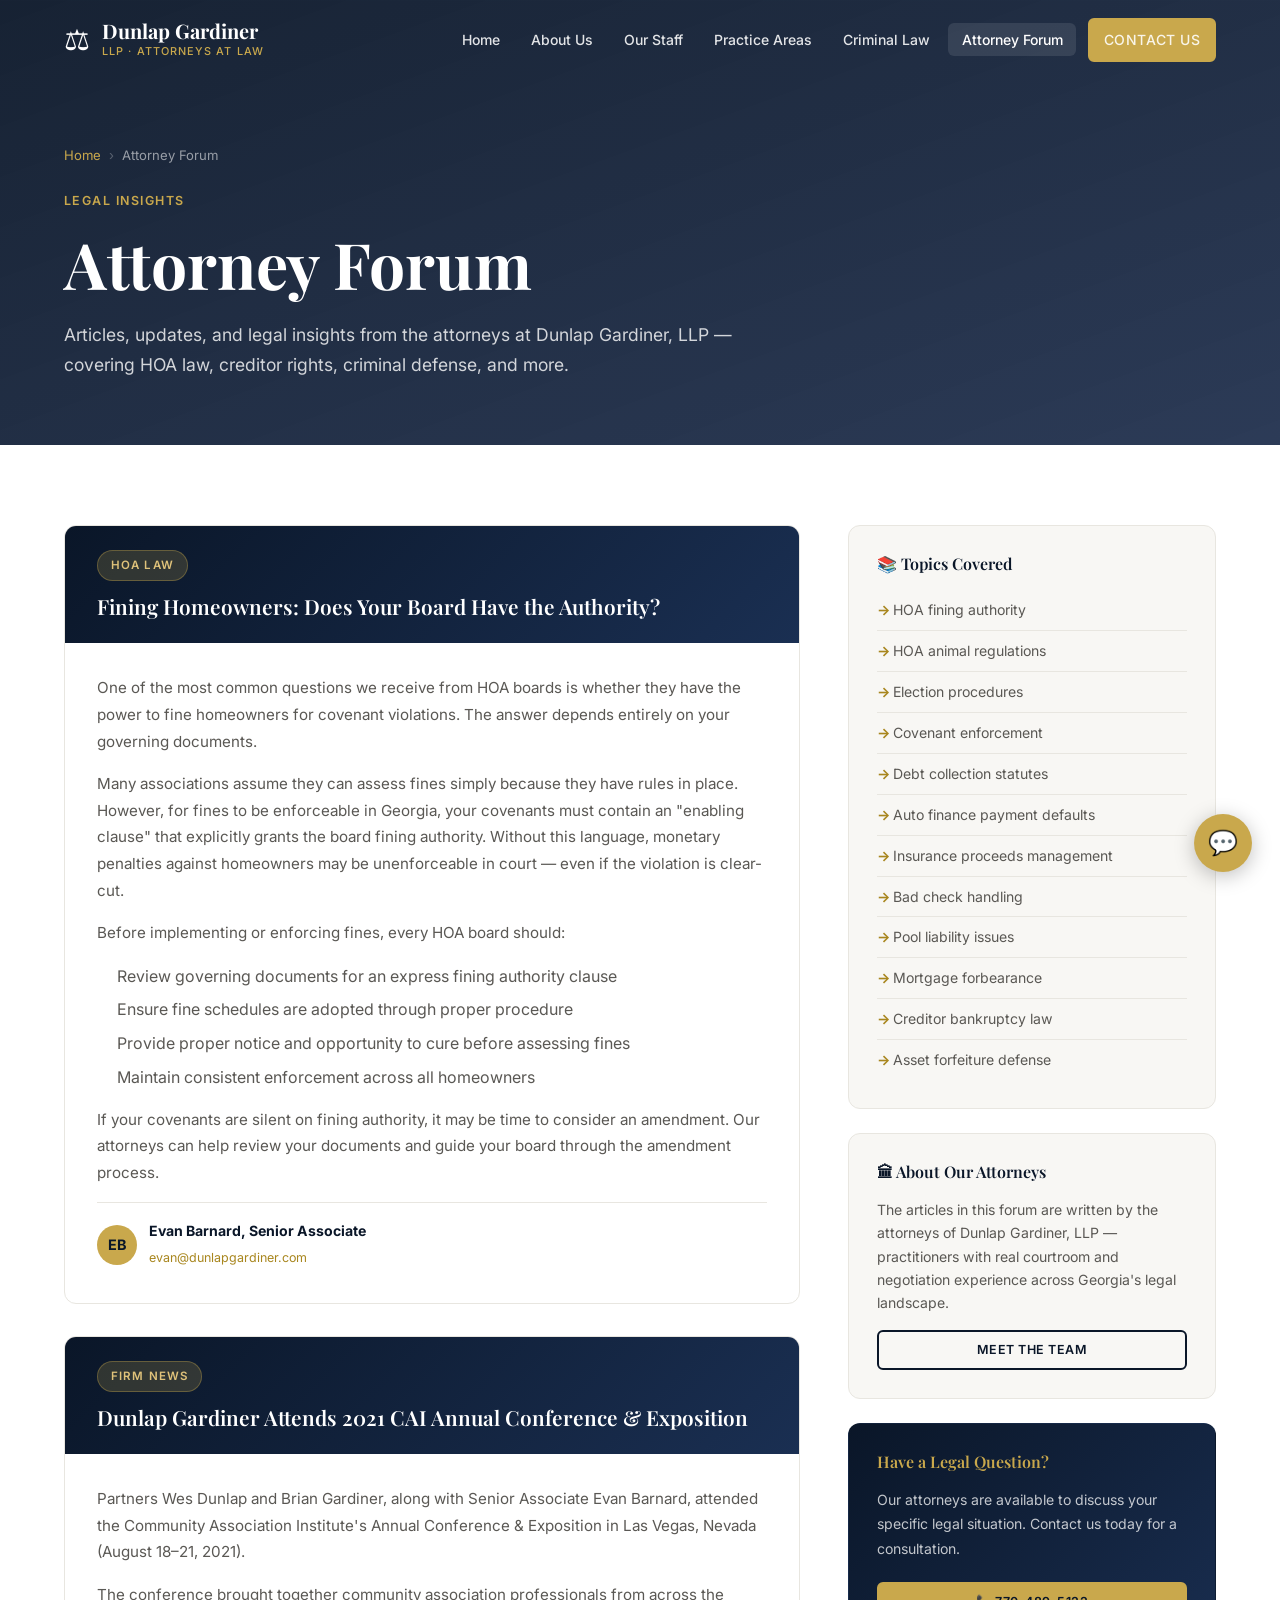
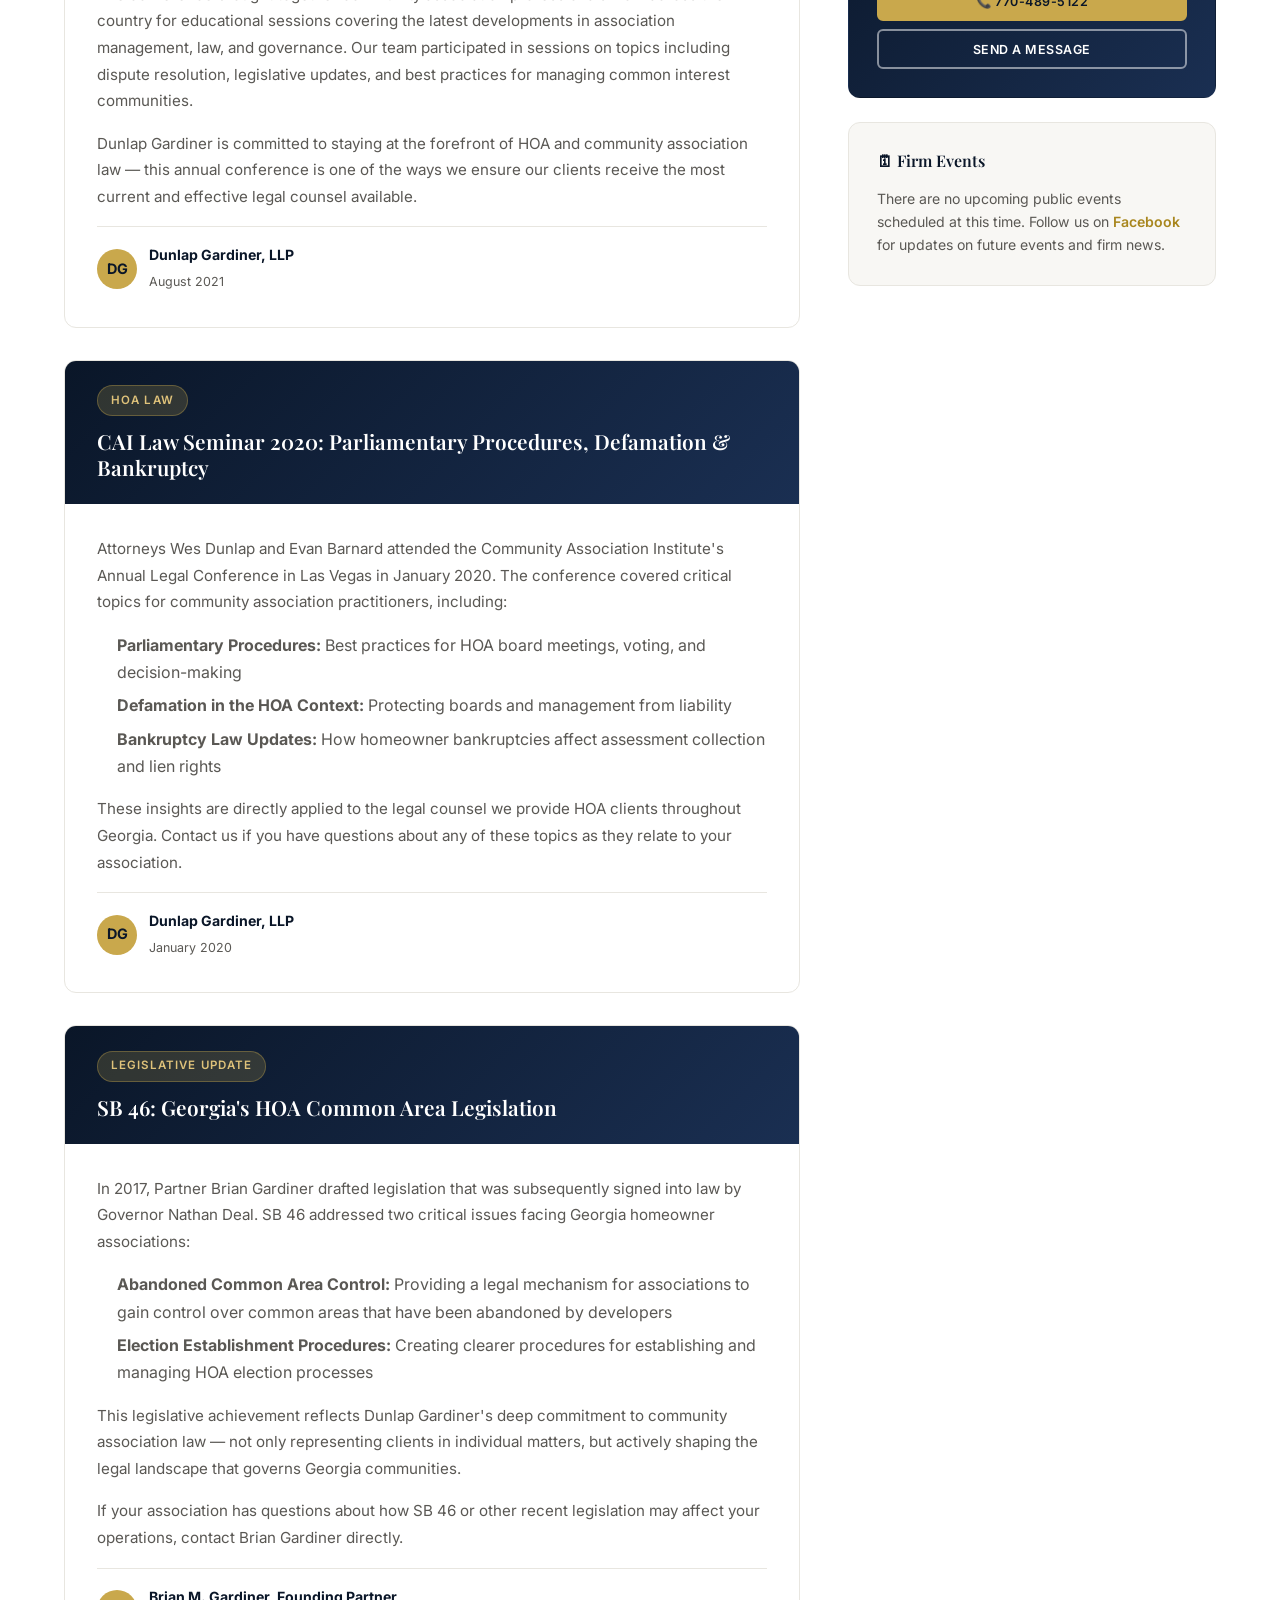
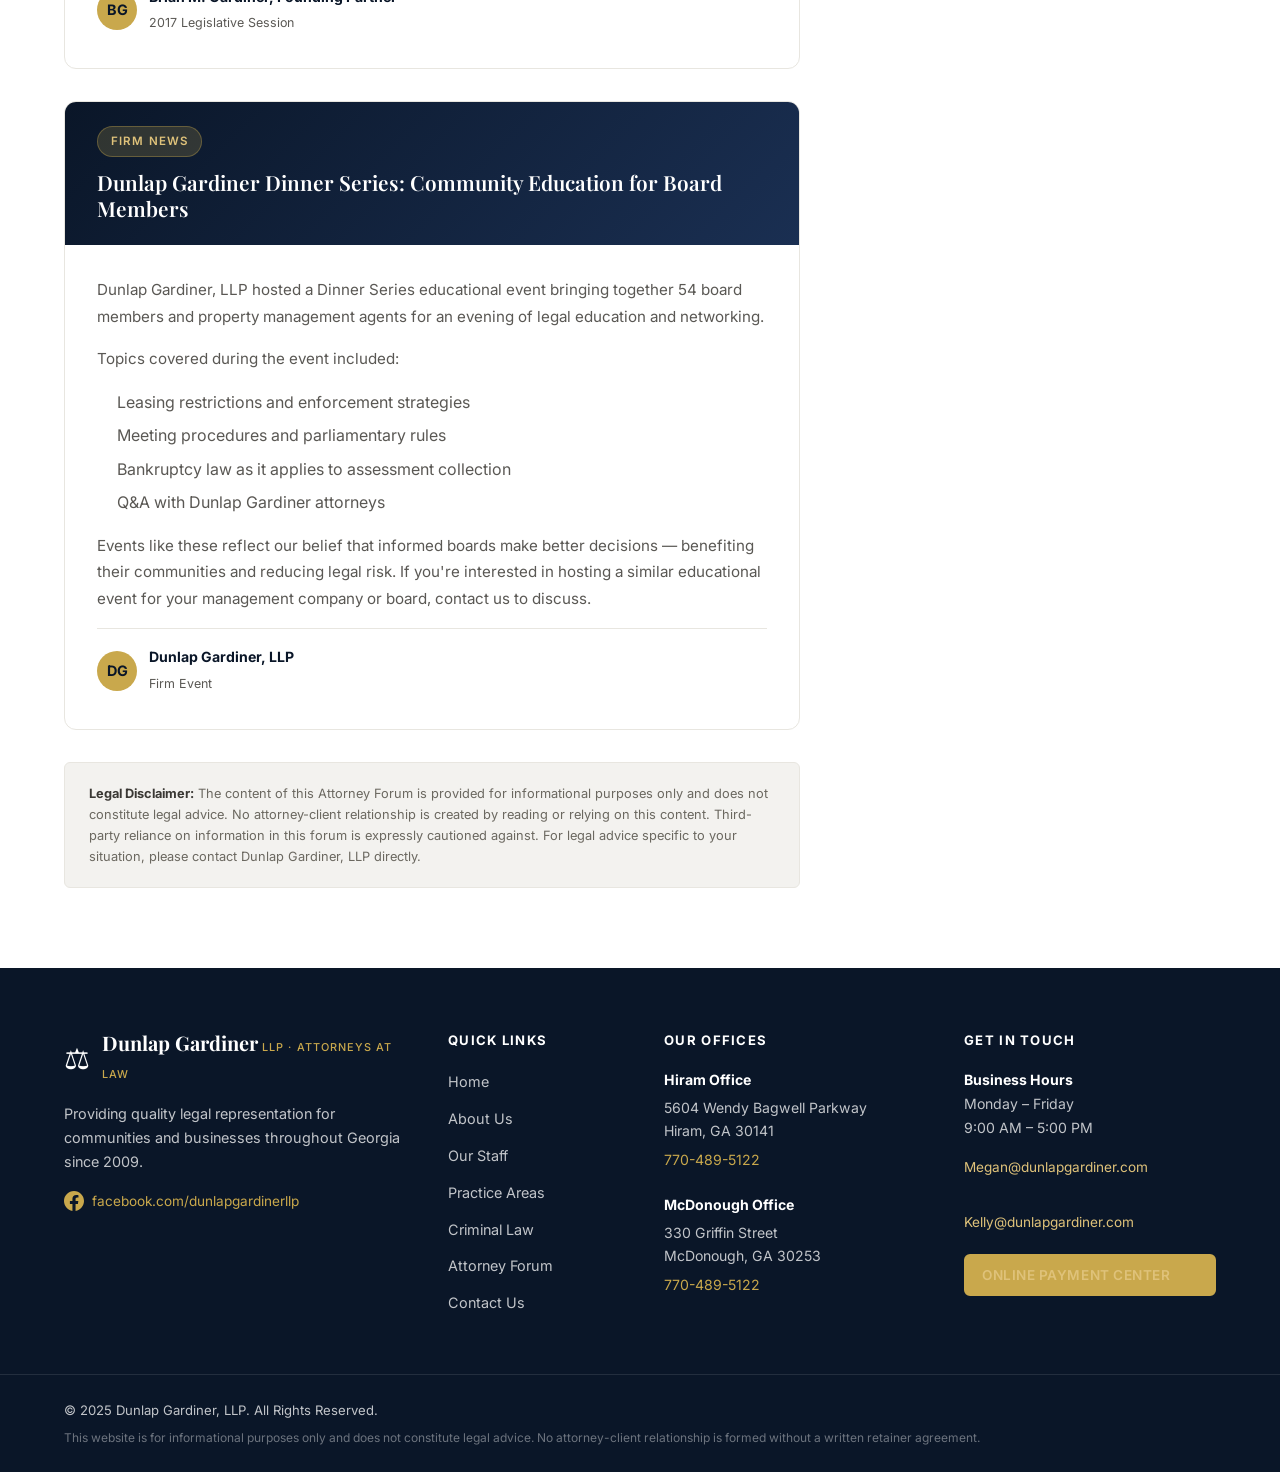
<file: attorney-forum.html>
<!DOCTYPE html>
<html lang="en">
<head>
  <meta charset="UTF-8" />
  <meta name="viewport" content="width=device-width, initial-scale=1.0" />
  <meta name="description" content="Dunlap Gardiner Attorney Forum – Legal insights, HOA law updates, creditor rights articles, and more from our Georgia attorneys." />
  <title>Attorney Forum – Dunlap Gardiner, LLP</title>
  <link rel="icon" type="image/svg+xml" href="assets/favicon.svg" />
  <link rel="stylesheet" href="styles.css" />
  <link rel="preconnect" href="https://fonts.googleapis.com" />
  <link rel="preconnect" href="https://fonts.gstatic.com" crossorigin />
  <link href="https://fonts.googleapis.com/css2?family=Playfair+Display:wght@400;600;700&family=Inter:wght@300;400;500;600&display=swap" rel="stylesheet" />
</head>
<body>

  <!-- HEADER -->
  <header class="site-header scrolled" id="site-header">
    <div class="container header-inner">
      <a href="index.html" class="logo" aria-label="Dunlap Gardiner LLP Home">
        <span class="logo-icon">⚖</span>
        <div class="logo-text">
          <span class="logo-name">Dunlap Gardiner</span>
          <span class="logo-tag">LLP · Attorneys at Law</span>
        </div>
      </a>
      <nav class="main-nav" id="main-nav" aria-label="Main navigation">
        <ul>
          <li><a href="index.html">Home</a></li>
          <li><a href="about.html">About Us</a></li>
          <li><a href="staff.html">Our Staff</a></li>
          <li><a href="practice-areas.html">Practice Areas</a></li>
          <li><a href="criminal-law.html">Criminal Law</a></li>
          <li><a href="attorney-forum.html" class="active">Attorney Forum</a></li>
          <li><a href="contact.html" class="btn btn-nav">Contact Us</a></li>
        </ul>
      </nav>
      <button class="hamburger" id="hamburger" aria-label="Open menu" aria-expanded="false">
        <span></span><span></span><span></span>
      </button>
    </div>
  </header>
  <div class="mobile-menu" id="mobile-menu">
    <ul>
      <li><a href="index.html">Home</a></li>
      <li><a href="about.html">About Us</a></li>
      <li><a href="staff.html">Our Staff</a></li>
      <li><a href="practice-areas.html">Practice Areas</a></li>
      <li><a href="criminal-law.html">Criminal Law</a></li>
      <li><a href="attorney-forum.html">Attorney Forum</a></li>
    </ul>
    <a href="contact.html" class="btn btn-gold">Contact Us</a>
  </div>

  <!-- PAGE HERO -->
  <section class="page-hero" style="background-image: linear-gradient(160deg, rgba(10,22,40,.95) 0%, rgba(15,32,64,.88) 100%), url('https://img1.wsimg.com/isteam/stock/11569/:/rs=w:1920,m'); background-size: cover; background-position: center;">
    <div class="container">
      <div class="page-hero-content">
        <div class="breadcrumb">
          <a href="index.html">Home</a>
          <span class="breadcrumb-sep">›</span>
          <span>Attorney Forum</span>
        </div>
        <div class="section-label">Legal Insights</div>
        <h1>Attorney Forum</h1>
        <p>Articles, updates, and legal insights from the attorneys at Dunlap Gardiner, LLP — covering HOA law, creditor rights, criminal defense, and more.</p>
      </div>
    </div>
  </section>

  <!-- FORUM CONTENT -->
  <section class="section">
    <div class="container">
      <div class="forum-grid">
        <!-- Articles -->
        <div>
          <!-- Article 1 -->
          <article class="forum-article">
            <div class="forum-article-header">
              <span class="tag">HOA Law</span>
              <h3>Fining Homeowners: Does Your Board Have the Authority?</h3>
            </div>
            <div class="forum-article-body">
              <p>One of the most common questions we receive from HOA boards is whether they have the power to fine homeowners for covenant violations. The answer depends entirely on your governing documents.</p>
              <p>Many associations assume they can assess fines simply because they have rules in place. However, for fines to be enforceable in Georgia, your covenants must contain an "enabling clause" that explicitly grants the board fining authority. Without this language, monetary penalties against homeowners may be unenforceable in court — even if the violation is clear-cut.</p>
              <p>Before implementing or enforcing fines, every HOA board should:</p>
              <ul style="margin: .75rem 0 1rem 1.25rem; color: var(--text-light);">
                <li style="margin-bottom: .4rem;">Review governing documents for an express fining authority clause</li>
                <li style="margin-bottom: .4rem;">Ensure fine schedules are adopted through proper procedure</li>
                <li style="margin-bottom: .4rem;">Provide proper notice and opportunity to cure before assessing fines</li>
                <li style="margin-bottom: .4rem;">Maintain consistent enforcement across all homeowners</li>
              </ul>
              <p>If your covenants are silent on fining authority, it may be time to consider an amendment. Our attorneys can help review your documents and guide your board through the amendment process.</p>
              <div class="forum-author">
                <div class="forum-author-avatar">EB</div>
                <div class="forum-author-info">
                  <strong>Evan Barnard, Senior Associate</strong>
                  <span><a href="mailto:evan@dunlapgardiner.com" style="color: var(--gold-dark);">evan@dunlapgardiner.com</a></span>
                </div>
              </div>
            </div>
          </article>

          <!-- Article 2 -->
          <article class="forum-article">
            <div class="forum-article-header">
              <span class="tag">Firm News</span>
              <h3>Dunlap Gardiner Attends 2021 CAI Annual Conference &amp; Exposition</h3>
            </div>
            <div class="forum-article-body">
              <p>Partners Wes Dunlap and Brian Gardiner, along with Senior Associate Evan Barnard, attended the Community Association Institute's Annual Conference &amp; Exposition in Las Vegas, Nevada (August 18–21, 2021).</p>
              <p>The conference brought together community association professionals from across the country for educational sessions covering the latest developments in association management, law, and governance. Our team participated in sessions on topics including dispute resolution, legislative updates, and best practices for managing common interest communities.</p>
              <p>Dunlap Gardiner is committed to staying at the forefront of HOA and community association law — this annual conference is one of the ways we ensure our clients receive the most current and effective legal counsel available.</p>
              <div class="forum-author">
                <div class="forum-author-avatar">DG</div>
                <div class="forum-author-info">
                  <strong>Dunlap Gardiner, LLP</strong>
                  <span>August 2021</span>
                </div>
              </div>
            </div>
          </article>

          <!-- Article 3 -->
          <article class="forum-article">
            <div class="forum-article-header">
              <span class="tag">HOA Law</span>
              <h3>CAI Law Seminar 2020: Parliamentary Procedures, Defamation &amp; Bankruptcy</h3>
            </div>
            <div class="forum-article-body">
              <p>Attorneys Wes Dunlap and Evan Barnard attended the Community Association Institute's Annual Legal Conference in Las Vegas in January 2020. The conference covered critical topics for community association practitioners, including:</p>
              <ul style="margin: .75rem 0 1rem 1.25rem; color: var(--text-light);">
                <li style="margin-bottom: .4rem;"><strong>Parliamentary Procedures:</strong> Best practices for HOA board meetings, voting, and decision-making</li>
                <li style="margin-bottom: .4rem;"><strong>Defamation in the HOA Context:</strong> Protecting boards and management from liability</li>
                <li style="margin-bottom: .4rem;"><strong>Bankruptcy Law Updates:</strong> How homeowner bankruptcies affect assessment collection and lien rights</li>
              </ul>
              <p>These insights are directly applied to the legal counsel we provide HOA clients throughout Georgia. Contact us if you have questions about any of these topics as they relate to your association.</p>
              <div class="forum-author">
                <div class="forum-author-avatar">DG</div>
                <div class="forum-author-info">
                  <strong>Dunlap Gardiner, LLP</strong>
                  <span>January 2020</span>
                </div>
              </div>
            </div>
          </article>

          <!-- Article 4 -->
          <article class="forum-article">
            <div class="forum-article-header">
              <span class="tag">Legislative Update</span>
              <h3>SB 46: Georgia's HOA Common Area Legislation</h3>
            </div>
            <div class="forum-article-body">
              <p>In 2017, Partner Brian Gardiner drafted legislation that was subsequently signed into law by Governor Nathan Deal. SB 46 addressed two critical issues facing Georgia homeowner associations:</p>
              <ul style="margin: .75rem 0 1rem 1.25rem; color: var(--text-light);">
                <li style="margin-bottom: .4rem;"><strong>Abandoned Common Area Control:</strong> Providing a legal mechanism for associations to gain control over common areas that have been abandoned by developers</li>
                <li style="margin-bottom: .4rem;"><strong>Election Establishment Procedures:</strong> Creating clearer procedures for establishing and managing HOA election processes</li>
              </ul>
              <p>This legislative achievement reflects Dunlap Gardiner's deep commitment to community association law — not only representing clients in individual matters, but actively shaping the legal landscape that governs Georgia communities.</p>
              <p>If your association has questions about how SB 46 or other recent legislation may affect your operations, contact Brian Gardiner directly.</p>
              <div class="forum-author">
                <div class="forum-author-avatar">BG</div>
                <div class="forum-author-info">
                  <strong>Brian M. Gardiner, Founding Partner</strong>
                  <span>2017 Legislative Session</span>
                </div>
              </div>
            </div>
          </article>

          <!-- Article 5 -->
          <article class="forum-article">
            <div class="forum-article-header">
              <span class="tag">Firm News</span>
              <h3>Dunlap Gardiner Dinner Series: Community Education for Board Members</h3>
            </div>
            <div class="forum-article-body">
              <p>Dunlap Gardiner, LLP hosted a Dinner Series educational event bringing together 54 board members and property management agents for an evening of legal education and networking.</p>
              <p>Topics covered during the event included:</p>
              <ul style="margin: .75rem 0 1rem 1.25rem; color: var(--text-light);">
                <li style="margin-bottom: .4rem;">Leasing restrictions and enforcement strategies</li>
                <li style="margin-bottom: .4rem;">Meeting procedures and parliamentary rules</li>
                <li style="margin-bottom: .4rem;">Bankruptcy law as it applies to assessment collection</li>
                <li style="margin-bottom: .4rem;">Q&amp;A with Dunlap Gardiner attorneys</li>
              </ul>
              <p>Events like these reflect our belief that informed boards make better decisions — benefiting their communities and reducing legal risk. If you're interested in hosting a similar educational event for your management company or board, contact us to discuss.</p>
              <div class="forum-author">
                <div class="forum-author-avatar">DG</div>
                <div class="forum-author-info">
                  <strong>Dunlap Gardiner, LLP</strong>
                  <span>Firm Event</span>
                </div>
              </div>
            </div>
          </article>

          <div class="disclaimer-box">
            <strong>Legal Disclaimer:</strong> The content of this Attorney Forum is provided for informational purposes only and does not constitute legal advice. No attorney-client relationship is created by reading or relying on this content. Third-party reliance on information in this forum is expressly cautioned against. For legal advice specific to your situation, please contact Dunlap Gardiner, LLP directly.
          </div>
        </div>

        <!-- Sidebar -->
        <aside>
          <div class="forum-sidebar-card">
            <h4>📚 Topics Covered</h4>
            <ul class="topic-list">
              <li>HOA fining authority</li>
              <li>HOA animal regulations</li>
              <li>Election procedures</li>
              <li>Covenant enforcement</li>
              <li>Debt collection statutes</li>
              <li>Auto finance payment defaults</li>
              <li>Insurance proceeds management</li>
              <li>Bad check handling</li>
              <li>Pool liability issues</li>
              <li>Mortgage forbearance</li>
              <li>Creditor bankruptcy law</li>
              <li>Asset forfeiture defense</li>
            </ul>
          </div>

          <div class="forum-sidebar-card">
            <h4>🏛 About Our Attorneys</h4>
            <p style="font-size: .88rem; color: var(--text-light); line-height: 1.65; margin-bottom: 1rem;">The articles in this forum are written by the attorneys of Dunlap Gardiner, LLP — practitioners with real courtroom and negotiation experience across Georgia's legal landscape.</p>
            <a href="staff.html" class="btn btn-outline-dark btn-sm" style="width: 100%; justify-content: center;">Meet the Team</a>
          </div>

          <div class="forum-sidebar-card" style="background: linear-gradient(135deg, var(--navy), var(--navy-light)); color: var(--white); border-color: transparent;">
            <h4 style="color: var(--gold);">Have a Legal Question?</h4>
            <p style="font-size: .88rem; color: rgba(255,255,255,.75); margin-bottom: 1.25rem;">Our attorneys are available to discuss your specific legal situation. Contact us today for a consultation.</p>
            <a href="tel:7704895122" class="btn btn-gold btn-sm" style="width: 100%; justify-content: center;">📞 770-489-5122</a>
            <a href="contact.html" class="btn btn-ghost btn-sm" style="width: 100%; justify-content: center; margin-top: .5rem;">Send a Message</a>
          </div>

          <div class="forum-sidebar-card">
            <h4>🗓 Firm Events</h4>
            <p style="font-size: .88rem; color: var(--text-light); line-height: 1.65;">There are no upcoming public events scheduled at this time. Follow us on <a href="https://www.facebook.com/dunlapgardinerllp" target="_blank" rel="noopener" style="color: var(--gold-dark); font-weight: 600;">Facebook</a> for updates on future events and firm news.</p>
          </div>
        </aside>
      </div>
    </div>
  </section>

  <!-- FOOTER -->
  <footer class="site-footer">
    <div class="container footer-grid">
      <div class="footer-brand">
        <div class="footer-logo">
          <span class="logo-icon">⚖</span>
          <div>
            <span class="logo-name">Dunlap Gardiner</span>
            <span class="logo-tag">LLP · Attorneys at Law</span>
          </div>
        </div>
        <p>Providing quality legal representation for communities and businesses throughout Georgia since 2009.</p>
        <a href="https://www.facebook.com/dunlapgardinerllp" target="_blank" rel="noopener" class="footer-social">
          <svg width="20" height="20" viewBox="0 0 24 24" fill="currentColor"><path d="M24 12.073c0-6.627-5.373-12-12-12s-12 5.373-12 12c0 5.99 4.388 10.954 10.125 11.854v-8.385H7.078v-3.47h3.047V9.43c0-3.007 1.792-4.669 4.533-4.669 1.312 0 2.686.235 2.686.235v2.953H15.83c-1.491 0-1.956.925-1.956 1.874v2.25h3.328l-.532 3.47h-2.796v8.385C19.612 23.027 24 18.062 24 12.073z"/></svg>
          facebook.com/dunlapgardinerllp
        </a>
      </div>
      <div class="footer-nav">
        <h4>Quick Links</h4>
        <ul>
          <li><a href="index.html">Home</a></li>
          <li><a href="about.html">About Us</a></li>
          <li><a href="staff.html">Our Staff</a></li>
          <li><a href="practice-areas.html">Practice Areas</a></li>
          <li><a href="criminal-law.html">Criminal Law</a></li>
          <li><a href="attorney-forum.html">Attorney Forum</a></li>
          <li><a href="contact.html">Contact Us</a></li>
        </ul>
      </div>
      <div class="footer-offices">
        <h4>Our Offices</h4>
        <div class="office">
          <strong>Hiram Office</strong>
          <address>5604 Wendy Bagwell Parkway<br>Hiram, GA 30141</address>
          <a href="tel:7704895122">770-489-5122</a>
        </div>
        <div class="office">
          <strong>McDonough Office</strong>
          <address>330 Griffin Street<br>McDonough, GA 30253</address>
          <a href="tel:7704895122">770-489-5122</a>
        </div>
      </div>
      <div class="footer-contact">
        <h4>Get in Touch</h4>
        <p><strong>Business Hours</strong><br>Monday – Friday<br>9:00 AM – 5:00 PM</p>
        <a href="mailto:Megan@dunlapgardiner.com">Megan@dunlapgardiner.com</a><br>
        <a href="mailto:Kelly@dunlapgardiner.com">Kelly@dunlapgardiner.com</a>
        <div class="footer-payment">
          <a href="https://quickclick.com/cart/cart.php?action=show_information&internal_key=637d9338dd69ad5d1107f1c3999a2876&internal_timestamp=1774908357&tid=cae1f6b2b108de3710eef4111a261aae" target="_blank" rel="noopener" class="btn btn-sm btn-gold">Online Payment Center</a>
        </div>
      </div>
    </div>
    <div class="footer-bottom">
      <div class="container">
        <p>&copy; 2025 Dunlap Gardiner, LLP. All Rights Reserved.</p>
        <p class="disclaimer">This website is for informational purposes only and does not constitute legal advice. No attorney-client relationship is formed without a written retainer agreement.</p>
      </div>
    </div>
  </footer>

  <script src="script.js"></script>
</body>
</html>
</file>
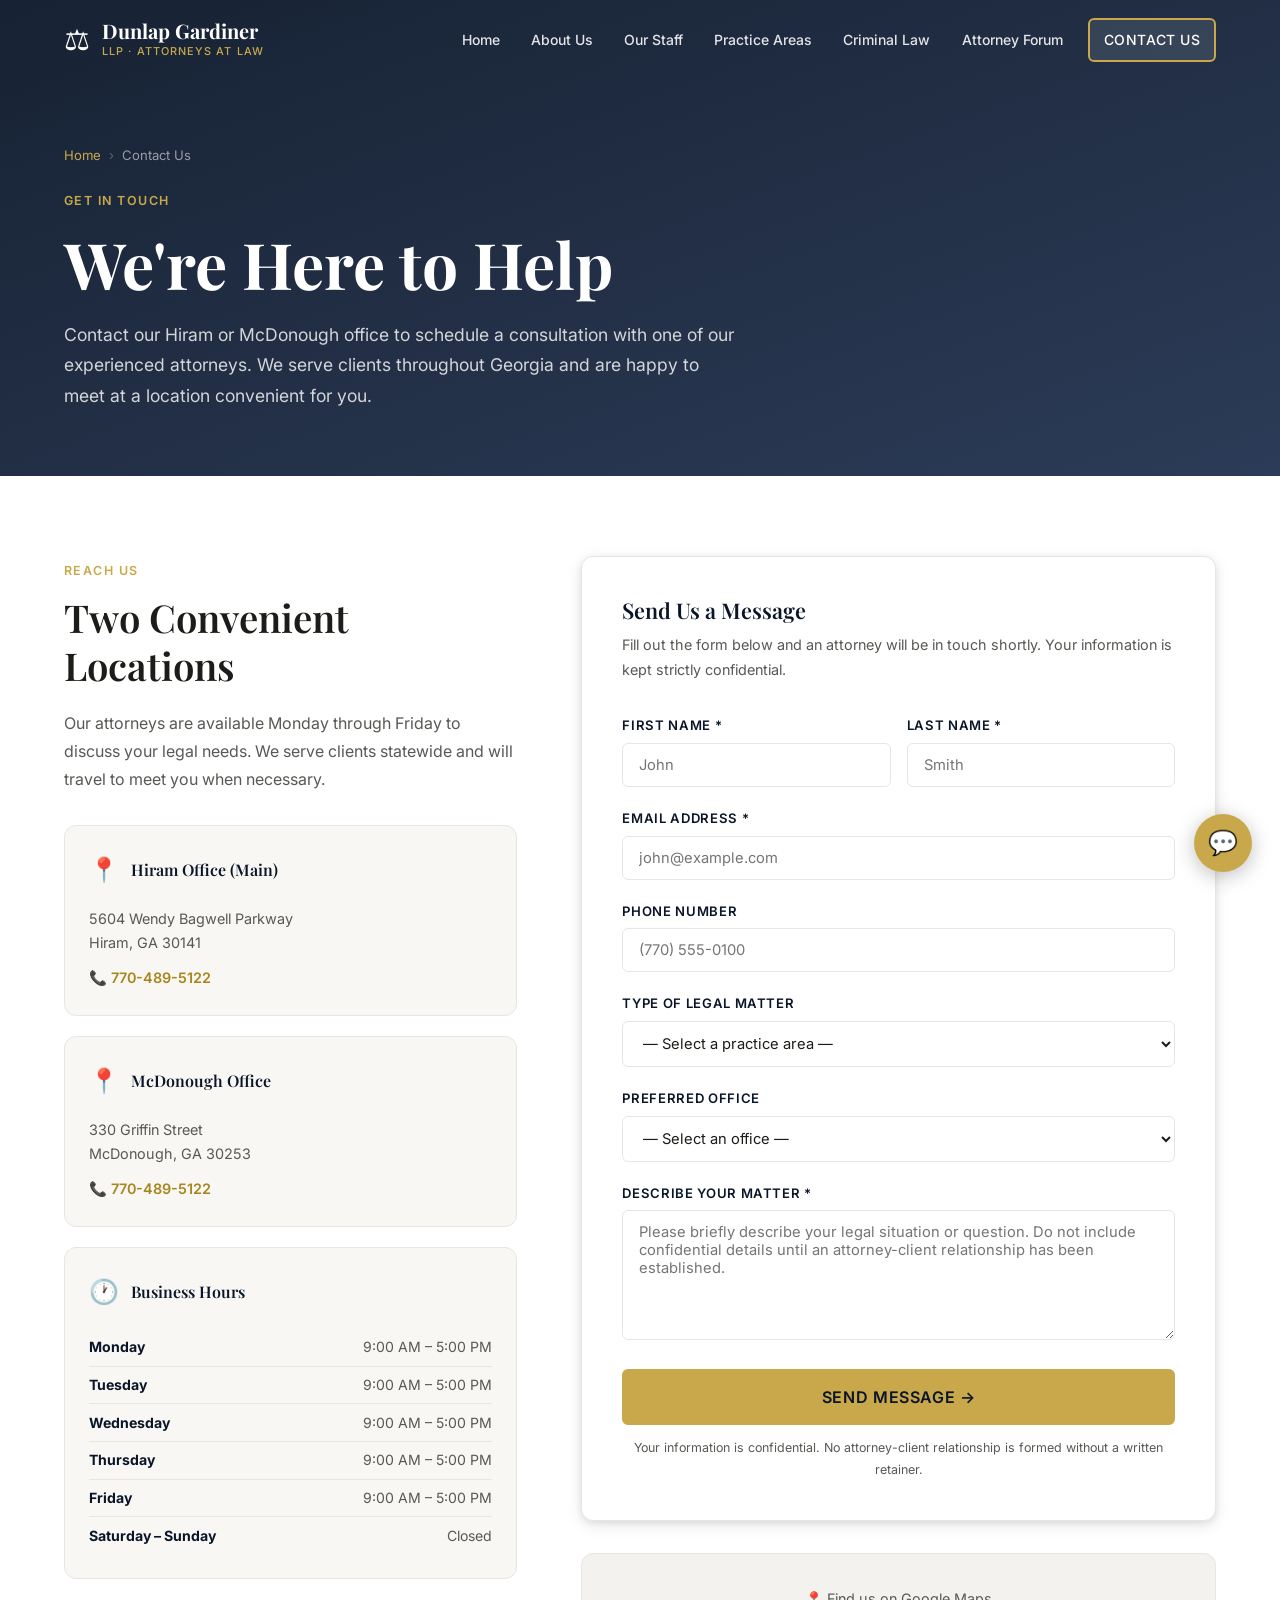
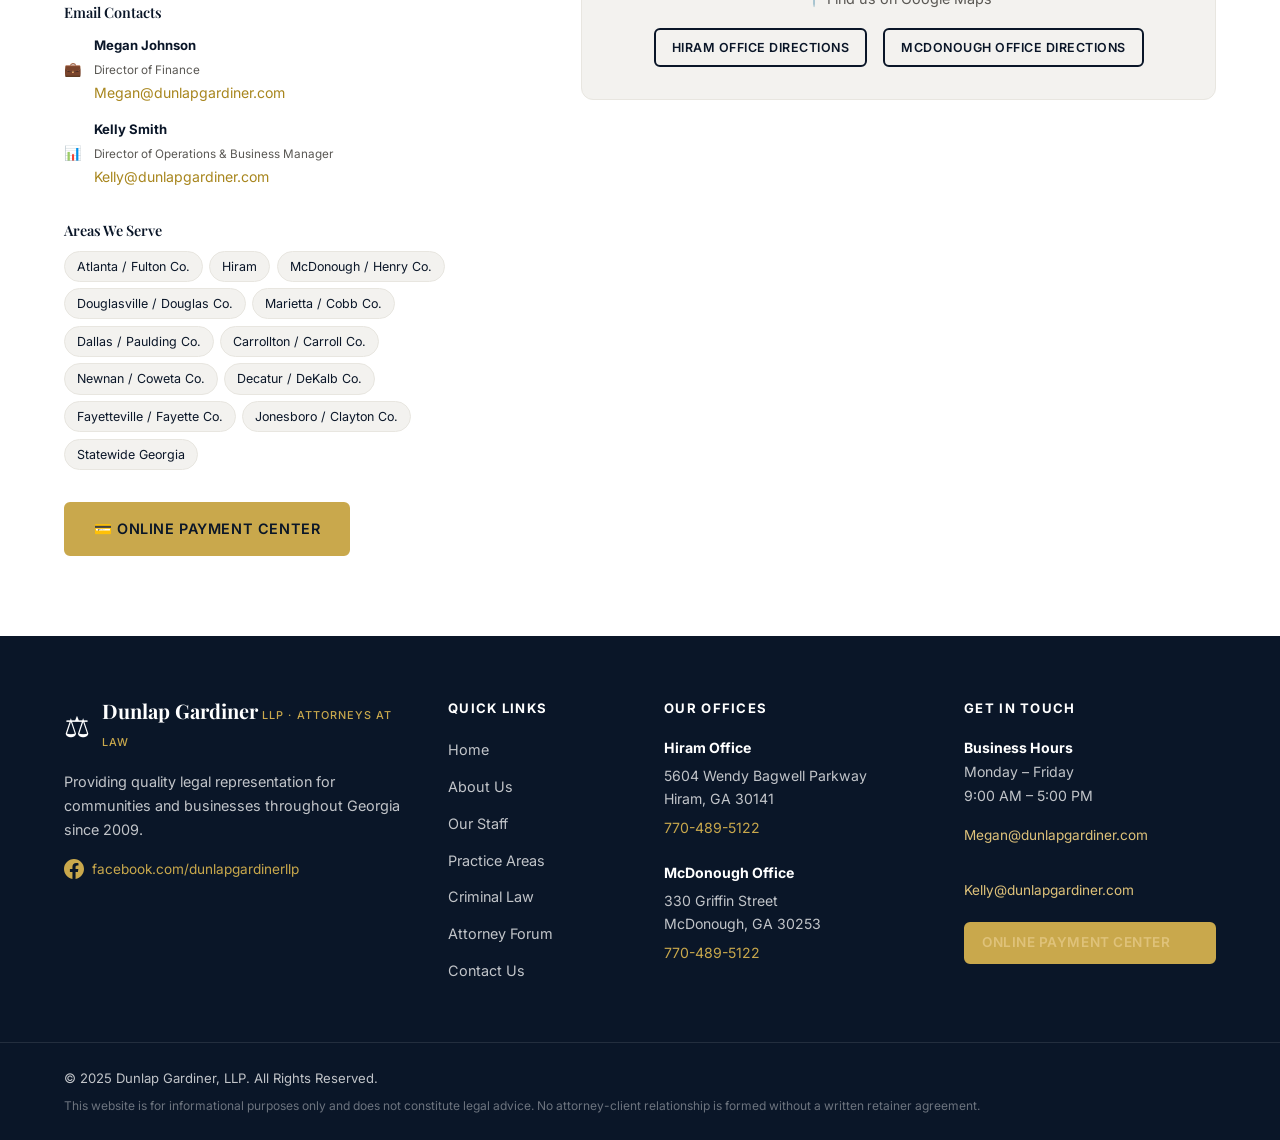
<file: contact.html>
<!DOCTYPE html>
<html lang="en">
<head>
  <meta charset="UTF-8" />
  <meta name="viewport" content="width=device-width, initial-scale=1.0" />
  <meta name="description" content="Contact Dunlap Gardiner, LLP – Hiram and McDonough offices. Call 770-489-5122 or send a message. Serving Georgia statewide." />
  <title>Contact Us – Dunlap Gardiner, LLP</title>
  <link rel="icon" type="image/svg+xml" href="assets/favicon.svg" />
  <link rel="stylesheet" href="styles.css" />
  <link rel="preconnect" href="https://fonts.googleapis.com" />
  <link rel="preconnect" href="https://fonts.gstatic.com" crossorigin />
  <link href="https://fonts.googleapis.com/css2?family=Playfair+Display:wght@400;600;700&family=Inter:wght@300;400;500;600&display=swap" rel="stylesheet" />
</head>
<body>

  <!-- HEADER -->
  <header class="site-header scrolled" id="site-header">
    <div class="container header-inner">
      <a href="index.html" class="logo" aria-label="Dunlap Gardiner LLP Home">
        <span class="logo-icon">⚖</span>
        <div class="logo-text">
          <span class="logo-name">Dunlap Gardiner</span>
          <span class="logo-tag">LLP · Attorneys at Law</span>
        </div>
      </a>
      <nav class="main-nav" id="main-nav" aria-label="Main navigation">
        <ul>
          <li><a href="index.html">Home</a></li>
          <li><a href="about.html">About Us</a></li>
          <li><a href="staff.html">Our Staff</a></li>
          <li><a href="practice-areas.html">Practice Areas</a></li>
          <li><a href="criminal-law.html">Criminal Law</a></li>
          <li><a href="attorney-forum.html">Attorney Forum</a></li>
          <li><a href="contact.html" class="btn btn-nav active">Contact Us</a></li>
        </ul>
      </nav>
      <button class="hamburger" id="hamburger" aria-label="Open menu" aria-expanded="false">
        <span></span><span></span><span></span>
      </button>
    </div>
  </header>
  <div class="mobile-menu" id="mobile-menu">
    <ul>
      <li><a href="index.html">Home</a></li>
      <li><a href="about.html">About Us</a></li>
      <li><a href="staff.html">Our Staff</a></li>
      <li><a href="practice-areas.html">Practice Areas</a></li>
      <li><a href="criminal-law.html">Criminal Law</a></li>
      <li><a href="attorney-forum.html">Attorney Forum</a></li>
    </ul>
    <a href="contact.html" class="btn btn-gold">Contact Us</a>
  </div>

  <!-- PAGE HERO -->
  <section class="page-hero">
    <div class="container">
      <div class="page-hero-content">
        <div class="breadcrumb">
          <a href="index.html">Home</a>
          <span class="breadcrumb-sep">›</span>
          <span>Contact Us</span>
        </div>
        <div class="section-label">Get in Touch</div>
        <h1>We're Here to Help</h1>
        <p>Contact our Hiram or McDonough office to schedule a consultation with one of our experienced attorneys. We serve clients throughout Georgia and are happy to meet at a location convenient for you.</p>
      </div>
    </div>
  </section>

  <!-- CONTACT CONTENT -->
  <section class="section">
    <div class="container contact-grid">

      <!-- Info -->
      <div class="contact-info">
        <div class="section-label">Reach Us</div>
        <h2>Two Convenient Locations</h2>
        <p>Our attorneys are available Monday through Friday to discuss your legal needs. We serve clients statewide and will travel to meet you when necessary.</p>

        <div class="office-card">
          <div class="office-card-header">
            <span class="office-icon">📍</span>
            <h4>Hiram Office (Main)</h4>
          </div>
          <address>5604 Wendy Bagwell Parkway<br>Hiram, GA 30141</address>
          <a href="tel:7704895122">📞 770-489-5122</a>
        </div>

        <div class="office-card">
          <div class="office-card-header">
            <span class="office-icon">📍</span>
            <h4>McDonough Office</h4>
          </div>
          <address>330 Griffin Street<br>McDonough, GA 30253</address>
          <a href="tel:7704895122">📞 770-489-5122</a>
        </div>

        <div class="office-card">
          <div class="office-card-header">
            <span class="office-icon">🕐</span>
            <h4>Business Hours</h4>
          </div>
          <div class="hours-row"><strong>Monday</strong><span>9:00 AM – 5:00 PM</span></div>
          <div class="hours-row"><strong>Tuesday</strong><span>9:00 AM – 5:00 PM</span></div>
          <div class="hours-row"><strong>Wednesday</strong><span>9:00 AM – 5:00 PM</span></div>
          <div class="hours-row"><strong>Thursday</strong><span>9:00 AM – 5:00 PM</span></div>
          <div class="hours-row"><strong>Friday</strong><span>9:00 AM – 5:00 PM</span></div>
          <div class="hours-row"><strong>Saturday – Sunday</strong><span>Closed</span></div>
        </div>

        <div class="emails-section">
          <h4>Email Contacts</h4>
          <div class="email-row">
            <span>💼</span>
            <div>
              <strong style="font-size: .82rem; color: var(--navy);">Megan Johnson</strong><br>
              <small style="color: var(--text-light);">Director of Finance</small><br>
              <a href="mailto:Megan@dunlapgardiner.com">Megan@dunlapgardiner.com</a>
            </div>
          </div>
          <div class="email-row" style="margin-top: .75rem;">
            <span>📊</span>
            <div>
              <strong style="font-size: .82rem; color: var(--navy);">Kelly Smith</strong><br>
              <small style="color: var(--text-light);">Director of Operations &amp; Business Manager</small><br>
              <a href="mailto:Kelly@dunlapgardiner.com">Kelly@dunlapgardiner.com</a>
            </div>
          </div>
        </div>

        <div class="service-areas-contact">
          <h4>Areas We Serve</h4>
          <div class="service-areas-tags">
            <span>Atlanta / Fulton Co.</span>
            <span>Hiram</span>
            <span>McDonough / Henry Co.</span>
            <span>Douglasville / Douglas Co.</span>
            <span>Marietta / Cobb Co.</span>
            <span>Dallas / Paulding Co.</span>
            <span>Carrollton / Carroll Co.</span>
            <span>Newnan / Coweta Co.</span>
            <span>Decatur / DeKalb Co.</span>
            <span>Fayetteville / Fayette Co.</span>
            <span>Jonesboro / Clayton Co.</span>
            <span>Statewide Georgia</span>
          </div>
        </div>

        <div style="margin-top: 2rem;">
          <a href="https://quickclick.com/cart/cart.php?action=show_information&internal_key=637d9338dd69ad5d1107f1c3999a2876&internal_timestamp=1774908357&tid=cae1f6b2b108de3710eef4111a261aae" target="_blank" rel="noopener" class="btn btn-gold">💳 Online Payment Center</a>
        </div>
      </div>

      <!-- Form -->
      <div>
        <div class="contact-form-card">
          <h3>Send Us a Message</h3>
          <p class="subtitle">Fill out the form below and an attorney will be in touch shortly. Your information is kept strictly confidential.</p>

          <form id="contact-form" novalidate>
            <div class="form-row">
              <div class="form-group">
                <label for="first-name">First Name *</label>
                <input type="text" id="first-name" name="first_name" placeholder="John" required />
              </div>
              <div class="form-group">
                <label for="last-name">Last Name *</label>
                <input type="text" id="last-name" name="last_name" placeholder="Smith" required />
              </div>
            </div>
            <div class="form-group">
              <label for="email">Email Address *</label>
              <input type="email" id="email" name="email" placeholder="john@example.com" required />
            </div>
            <div class="form-group">
              <label for="phone">Phone Number</label>
              <input type="tel" id="phone" name="phone" placeholder="(770) 555-0100" />
            </div>
            <div class="form-group">
              <label for="matter-type">Type of Legal Matter</label>
              <select id="matter-type" name="matter_type">
                <option value="">— Select a practice area —</option>
                <option value="hoa">Homeowner Association (HOA)</option>
                <option value="collections">Collections / Civil Litigation</option>
                <option value="bankruptcy">Creditor Bankruptcy</option>
                <option value="finance">Finance / Banking / Auto Dealer</option>
                <option value="criminal">Criminal Defense</option>
                <option value="business">Business Law</option>
                <option value="other">Other</option>
              </select>
            </div>
            <div class="form-group">
              <label for="preferred-office">Preferred Office</label>
              <select id="preferred-office" name="preferred_office">
                <option value="">— Select an office —</option>
                <option value="hiram">Hiram Office (5604 Wendy Bagwell Pkwy)</option>
                <option value="mcdonough">McDonough Office (330 Griffin St)</option>
                <option value="either">Either / No Preference</option>
              </select>
            </div>
            <div class="form-group">
              <label for="message">Describe Your Matter *</label>
              <textarea id="message" name="message" placeholder="Please briefly describe your legal situation or question. Do not include confidential details until an attorney-client relationship has been established." required></textarea>
            </div>
            <button type="submit" class="btn btn-primary btn-lg form-submit">Send Message →</button>
            <p class="form-note">Your information is confidential. No attorney-client relationship is formed without a written retainer.</p>
          </form>
        </div>

        <!-- Map placeholder -->
        <div style="margin-top: 2rem; background: var(--gray-100); border: 1px solid var(--gray-200); border-radius: var(--radius-lg); padding: 2rem; text-align: center;">
          <p style="color: var(--text-light); font-size: .9rem; margin-bottom: 1rem;">📍 Find us on Google Maps</p>
          <div style="display: flex; gap: 1rem; justify-content: center; flex-wrap: wrap;">
            <a href="https://maps.google.com/?q=5604+Wendy+Bagwell+Parkway+Hiram+GA+30141" target="_blank" rel="noopener" class="btn btn-outline-dark btn-sm">Hiram Office Directions</a>
            <a href="https://maps.google.com/?q=330+Griffin+Street+McDonough+GA+30253" target="_blank" rel="noopener" class="btn btn-outline-dark btn-sm">McDonough Office Directions</a>
          </div>
        </div>
      </div>
    </div>
  </section>

  <!-- FOOTER -->
  <footer class="site-footer">
    <div class="container footer-grid">
      <div class="footer-brand">
        <div class="footer-logo">
          <span class="logo-icon">⚖</span>
          <div>
            <span class="logo-name">Dunlap Gardiner</span>
            <span class="logo-tag">LLP · Attorneys at Law</span>
          </div>
        </div>
        <p>Providing quality legal representation for communities and businesses throughout Georgia since 2009.</p>
        <a href="https://www.facebook.com/dunlapgardinerllp" target="_blank" rel="noopener" class="footer-social">
          <svg width="20" height="20" viewBox="0 0 24 24" fill="currentColor"><path d="M24 12.073c0-6.627-5.373-12-12-12s-12 5.373-12 12c0 5.99 4.388 10.954 10.125 11.854v-8.385H7.078v-3.47h3.047V9.43c0-3.007 1.792-4.669 4.533-4.669 1.312 0 2.686.235 2.686.235v2.953H15.83c-1.491 0-1.956.925-1.956 1.874v2.25h3.328l-.532 3.47h-2.796v8.385C19.612 23.027 24 18.062 24 12.073z"/></svg>
          facebook.com/dunlapgardinerllp
        </a>
      </div>
      <div class="footer-nav">
        <h4>Quick Links</h4>
        <ul>
          <li><a href="index.html">Home</a></li>
          <li><a href="about.html">About Us</a></li>
          <li><a href="staff.html">Our Staff</a></li>
          <li><a href="practice-areas.html">Practice Areas</a></li>
          <li><a href="criminal-law.html">Criminal Law</a></li>
          <li><a href="attorney-forum.html">Attorney Forum</a></li>
          <li><a href="contact.html">Contact Us</a></li>
        </ul>
      </div>
      <div class="footer-offices">
        <h4>Our Offices</h4>
        <div class="office">
          <strong>Hiram Office</strong>
          <address>5604 Wendy Bagwell Parkway<br>Hiram, GA 30141</address>
          <a href="tel:7704895122">770-489-5122</a>
        </div>
        <div class="office">
          <strong>McDonough Office</strong>
          <address>330 Griffin Street<br>McDonough, GA 30253</address>
          <a href="tel:7704895122">770-489-5122</a>
        </div>
      </div>
      <div class="footer-contact">
        <h4>Get in Touch</h4>
        <p><strong>Business Hours</strong><br>Monday – Friday<br>9:00 AM – 5:00 PM</p>
        <a href="mailto:Megan@dunlapgardiner.com">Megan@dunlapgardiner.com</a><br>
        <a href="mailto:Kelly@dunlapgardiner.com">Kelly@dunlapgardiner.com</a>
        <div class="footer-payment">
          <a href="https://quickclick.com/cart/cart.php?action=show_information&internal_key=637d9338dd69ad5d1107f1c3999a2876&internal_timestamp=1774908357&tid=cae1f6b2b108de3710eef4111a261aae" target="_blank" rel="noopener" class="btn btn-sm btn-gold">Online Payment Center</a>
        </div>
      </div>
    </div>
    <div class="footer-bottom">
      <div class="container">
        <p>&copy; 2025 Dunlap Gardiner, LLP. All Rights Reserved.</p>
        <p class="disclaimer">This website is for informational purposes only and does not constitute legal advice. No attorney-client relationship is formed without a written retainer agreement.</p>
      </div>
    </div>
  </footer>

  <script src="script.js"></script>
</body>
</html>
</file>
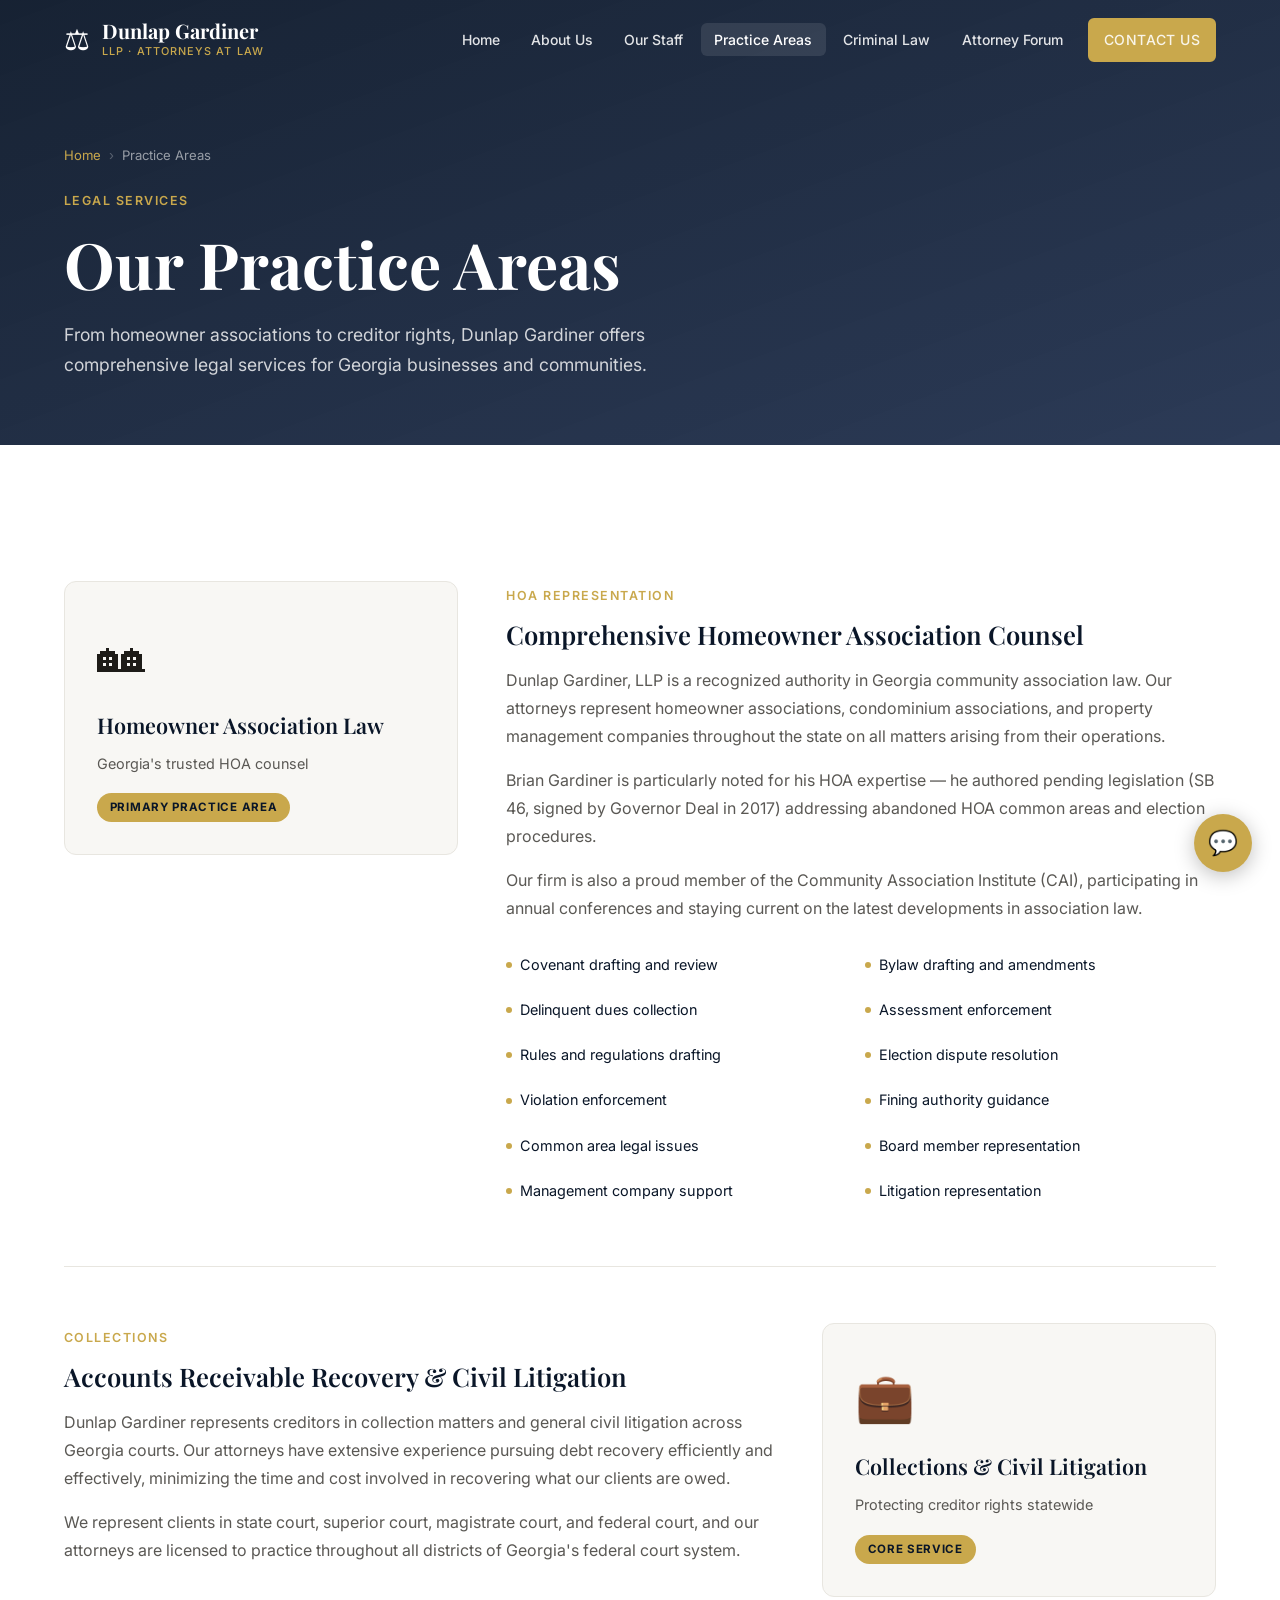
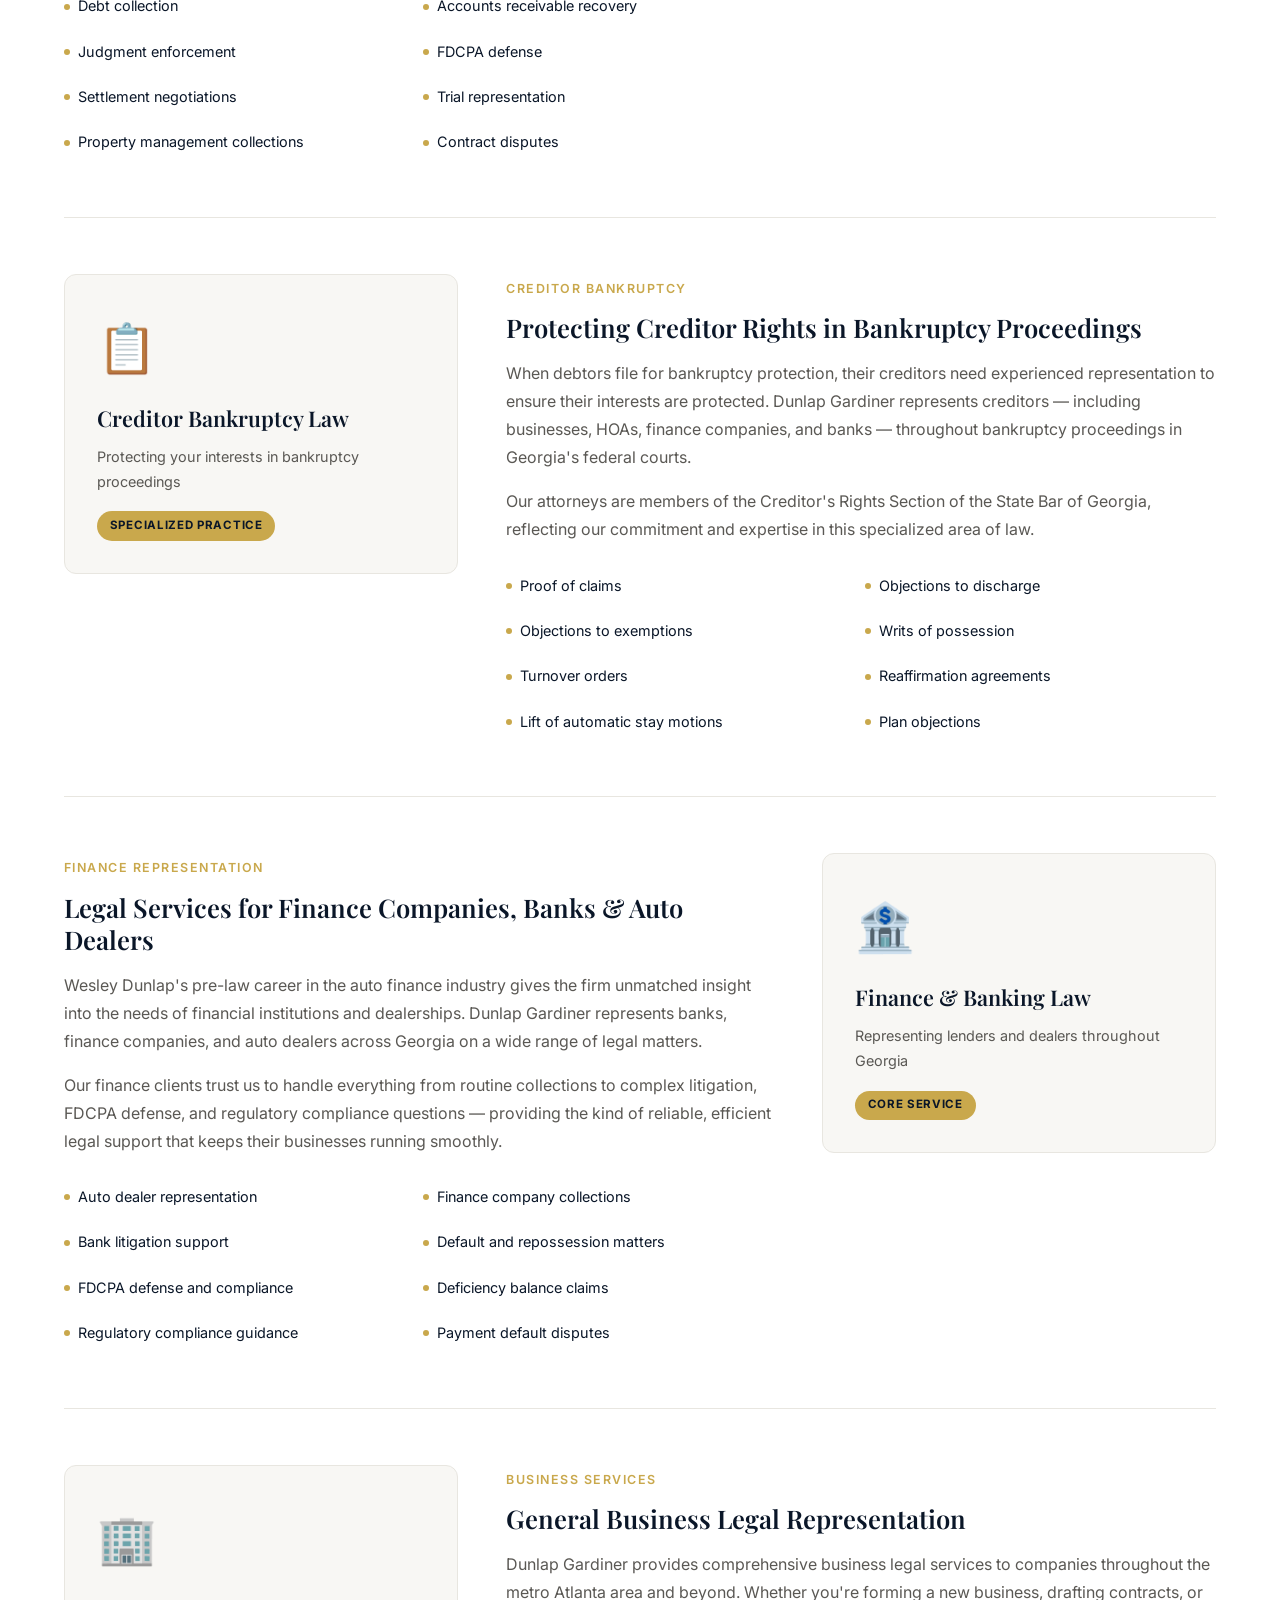
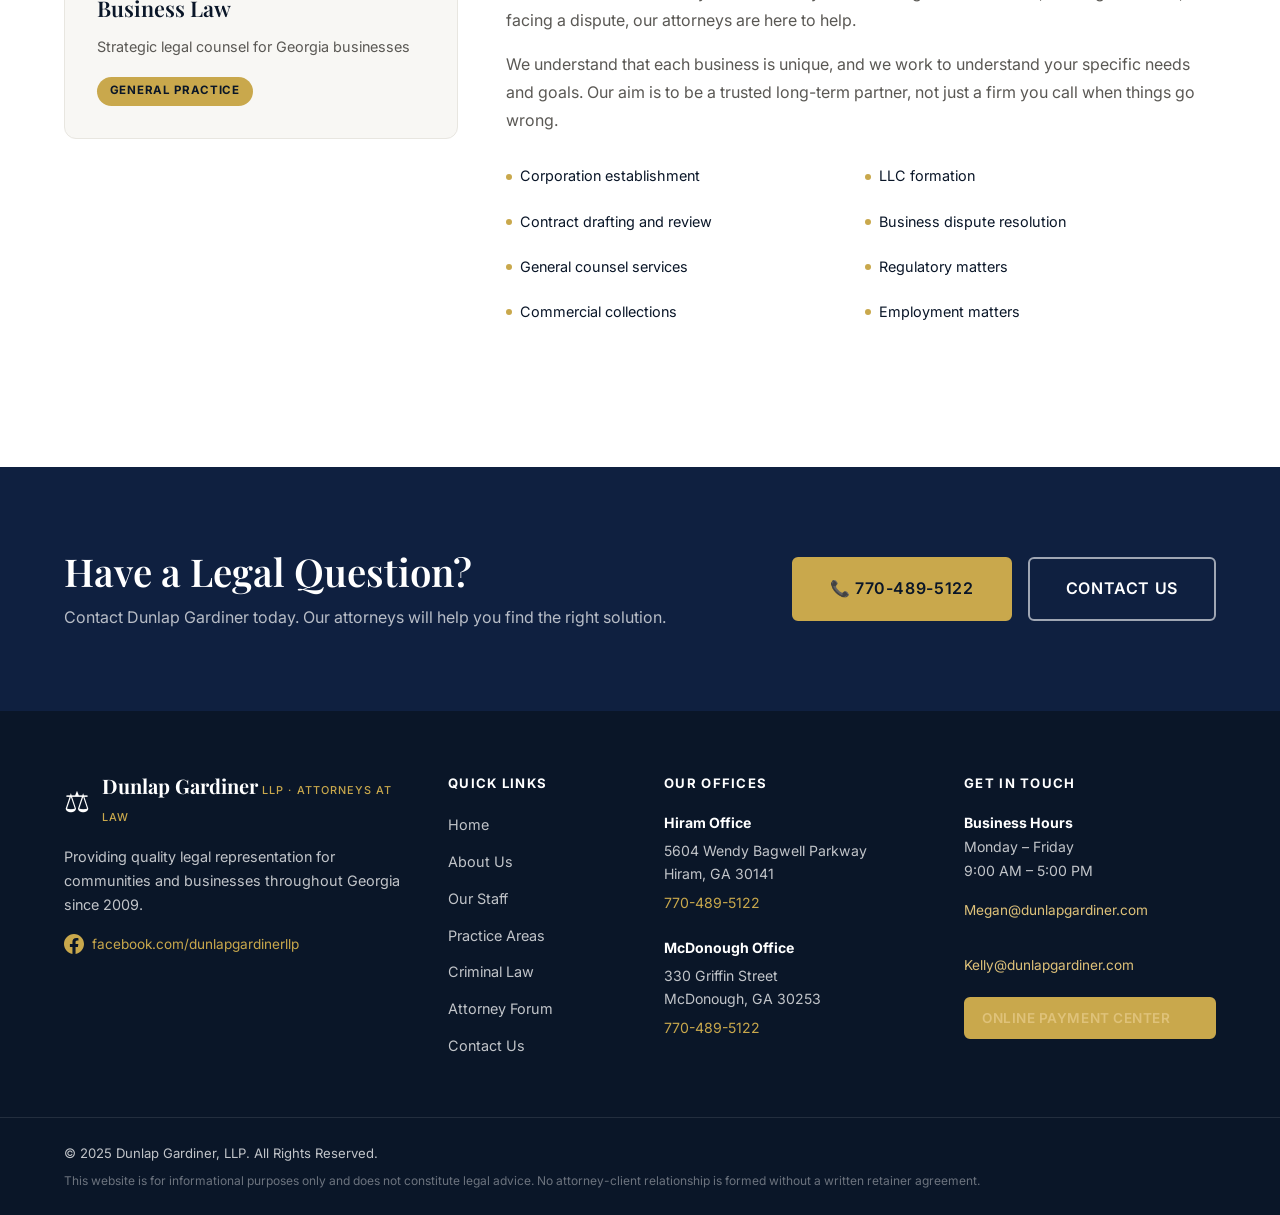
<file: practice-areas.html>
<!DOCTYPE html>
<html lang="en">
<head>
  <meta charset="UTF-8" />
  <meta name="viewport" content="width=device-width, initial-scale=1.0" />
  <meta name="description" content="Dunlap Gardiner, LLP practice areas: HOA law, civil litigation, creditor bankruptcy, finance company representation, and business law in Georgia." />
  <title>Practice Areas – Dunlap Gardiner, LLP</title>
  <link rel="icon" type="image/svg+xml" href="assets/favicon.svg" />
  <link rel="stylesheet" href="styles.css" />
  <link rel="preconnect" href="https://fonts.googleapis.com" />
  <link rel="preconnect" href="https://fonts.gstatic.com" crossorigin />
  <link href="https://fonts.googleapis.com/css2?family=Playfair+Display:wght@400;600;700&family=Inter:wght@300;400;500;600&display=swap" rel="stylesheet" />
</head>
<body>

  <!-- HEADER -->
  <header class="site-header scrolled" id="site-header">
    <div class="container header-inner">
      <a href="index.html" class="logo" aria-label="Dunlap Gardiner LLP Home">
        <span class="logo-icon">⚖</span>
        <div class="logo-text">
          <span class="logo-name">Dunlap Gardiner</span>
          <span class="logo-tag">LLP · Attorneys at Law</span>
        </div>
      </a>
      <nav class="main-nav" id="main-nav" aria-label="Main navigation">
        <ul>
          <li><a href="index.html">Home</a></li>
          <li><a href="about.html">About Us</a></li>
          <li><a href="staff.html">Our Staff</a></li>
          <li><a href="practice-areas.html" class="active">Practice Areas</a></li>
          <li><a href="criminal-law.html">Criminal Law</a></li>
          <li><a href="attorney-forum.html">Attorney Forum</a></li>
          <li><a href="contact.html" class="btn btn-nav">Contact Us</a></li>
        </ul>
      </nav>
      <button class="hamburger" id="hamburger" aria-label="Open menu" aria-expanded="false">
        <span></span><span></span><span></span>
      </button>
    </div>
  </header>
  <div class="mobile-menu" id="mobile-menu">
    <ul>
      <li><a href="index.html">Home</a></li>
      <li><a href="about.html">About Us</a></li>
      <li><a href="staff.html">Our Staff</a></li>
      <li><a href="practice-areas.html">Practice Areas</a></li>
      <li><a href="criminal-law.html">Criminal Law</a></li>
      <li><a href="attorney-forum.html">Attorney Forum</a></li>
    </ul>
    <a href="contact.html" class="btn btn-gold">Contact Us</a>
  </div>

  <!-- PAGE HERO -->
  <section class="page-hero">
    <div class="container">
      <div class="page-hero-content">
        <div class="breadcrumb">
          <a href="index.html">Home</a>
          <span class="breadcrumb-sep">›</span>
          <span>Practice Areas</span>
        </div>
        <div class="section-label">Legal Services</div>
        <h1>Our Practice Areas</h1>
        <p>From homeowner associations to creditor rights, Dunlap Gardiner offers comprehensive legal services for Georgia businesses and communities.</p>
      </div>
    </div>
  </section>

  <!-- PRACTICE AREAS DETAIL -->
  <section class="section">
    <div class="container">

      <!-- HOA -->
      <div class="practice-detail" id="hoa">
        <div class="practice-detail-grid">
          <div class="practice-side">
            <div class="practice-side-icon">🏘</div>
            <h3>Homeowner Association Law</h3>
            <p style="color: var(--text-light); font-size: .9rem; margin: .75rem 0 1rem;">Georgia's trusted HOA counsel</p>
            <span class="badge">Primary Practice Area</span>
          </div>
          <div class="practice-main">
            <div class="section-label">HOA Representation</div>
            <h3>Comprehensive Homeowner Association Counsel</h3>
            <p>Dunlap Gardiner, LLP is a recognized authority in Georgia community association law. Our attorneys represent homeowner associations, condominium associations, and property management companies throughout the state on all matters arising from their operations.</p>
            <p>Brian Gardiner is particularly noted for his HOA expertise — he authored pending legislation (SB 46, signed by Governor Deal in 2017) addressing abandoned HOA common areas and election procedures.</p>
            <p>Our firm is also a proud member of the Community Association Institute (CAI), participating in annual conferences and staying current on the latest developments in association law.</p>
            <ul class="practice-services-list">
              <li>Covenant drafting and review</li>
              <li>Bylaw drafting and amendments</li>
              <li>Delinquent dues collection</li>
              <li>Assessment enforcement</li>
              <li>Rules and regulations drafting</li>
              <li>Election dispute resolution</li>
              <li>Violation enforcement</li>
              <li>Fining authority guidance</li>
              <li>Common area legal issues</li>
              <li>Board member representation</li>
              <li>Management company support</li>
              <li>Litigation representation</li>
            </ul>
          </div>
        </div>
      </div>

      <!-- Collections -->
      <div class="practice-detail" id="collections">
        <div class="practice-detail-grid reverse">
          <div class="practice-side">
            <div class="practice-side-icon">💼</div>
            <h3>Collections &amp; Civil Litigation</h3>
            <p style="color: var(--text-light); font-size: .9rem; margin: .75rem 0 1rem;">Protecting creditor rights statewide</p>
            <span class="badge">Core Service</span>
          </div>
          <div class="practice-main">
            <div class="section-label">Collections</div>
            <h3>Accounts Receivable Recovery &amp; Civil Litigation</h3>
            <p>Dunlap Gardiner represents creditors in collection matters and general civil litigation across Georgia courts. Our attorneys have extensive experience pursuing debt recovery efficiently and effectively, minimizing the time and cost involved in recovering what our clients are owed.</p>
            <p>We represent clients in state court, superior court, magistrate court, and federal court, and our attorneys are licensed to practice throughout all districts of Georgia's federal court system.</p>
            <ul class="practice-services-list">
              <li>Debt collection</li>
              <li>Accounts receivable recovery</li>
              <li>Judgment enforcement</li>
              <li>FDCPA defense</li>
              <li>Settlement negotiations</li>
              <li>Trial representation</li>
              <li>Property management collections</li>
              <li>Contract disputes</li>
            </ul>
          </div>
        </div>
      </div>

      <!-- Bankruptcy -->
      <div class="practice-detail" id="bankruptcy">
        <div class="practice-detail-grid">
          <div class="practice-side">
            <div class="practice-side-icon">📋</div>
            <h3>Creditor Bankruptcy Law</h3>
            <p style="color: var(--text-light); font-size: .9rem; margin: .75rem 0 1rem;">Protecting your interests in bankruptcy proceedings</p>
            <span class="badge">Specialized Practice</span>
          </div>
          <div class="practice-main">
            <div class="section-label">Creditor Bankruptcy</div>
            <h3>Protecting Creditor Rights in Bankruptcy Proceedings</h3>
            <p>When debtors file for bankruptcy protection, their creditors need experienced representation to ensure their interests are protected. Dunlap Gardiner represents creditors — including businesses, HOAs, finance companies, and banks — throughout bankruptcy proceedings in Georgia's federal courts.</p>
            <p>Our attorneys are members of the Creditor's Rights Section of the State Bar of Georgia, reflecting our commitment and expertise in this specialized area of law.</p>
            <ul class="practice-services-list">
              <li>Proof of claims</li>
              <li>Objections to discharge</li>
              <li>Objections to exemptions</li>
              <li>Writs of possession</li>
              <li>Turnover orders</li>
              <li>Reaffirmation agreements</li>
              <li>Lift of automatic stay motions</li>
              <li>Plan objections</li>
            </ul>
          </div>
        </div>
      </div>

      <!-- Finance -->
      <div class="practice-detail" id="finance">
        <div class="practice-detail-grid reverse">
          <div class="practice-side">
            <div class="practice-side-icon">🏦</div>
            <h3>Finance &amp; Banking Law</h3>
            <p style="color: var(--text-light); font-size: .9rem; margin: .75rem 0 1rem;">Representing lenders and dealers throughout Georgia</p>
            <span class="badge">Core Service</span>
          </div>
          <div class="practice-main">
            <div class="section-label">Finance Representation</div>
            <h3>Legal Services for Finance Companies, Banks &amp; Auto Dealers</h3>
            <p>Wesley Dunlap's pre-law career in the auto finance industry gives the firm unmatched insight into the needs of financial institutions and dealerships. Dunlap Gardiner represents banks, finance companies, and auto dealers across Georgia on a wide range of legal matters.</p>
            <p>Our finance clients trust us to handle everything from routine collections to complex litigation, FDCPA defense, and regulatory compliance questions — providing the kind of reliable, efficient legal support that keeps their businesses running smoothly.</p>
            <ul class="practice-services-list">
              <li>Auto dealer representation</li>
              <li>Finance company collections</li>
              <li>Bank litigation support</li>
              <li>Default and repossession matters</li>
              <li>FDCPA defense and compliance</li>
              <li>Deficiency balance claims</li>
              <li>Regulatory compliance guidance</li>
              <li>Payment default disputes</li>
            </ul>
          </div>
        </div>
      </div>

      <!-- Business -->
      <div class="practice-detail" id="business">
        <div class="practice-detail-grid">
          <div class="practice-side">
            <div class="practice-side-icon">🏢</div>
            <h3>Business Law</h3>
            <p style="color: var(--text-light); font-size: .9rem; margin: .75rem 0 1rem;">Strategic legal counsel for Georgia businesses</p>
            <span class="badge">General Practice</span>
          </div>
          <div class="practice-main">
            <div class="section-label">Business Services</div>
            <h3>General Business Legal Representation</h3>
            <p>Dunlap Gardiner provides comprehensive business legal services to companies throughout the metro Atlanta area and beyond. Whether you're forming a new business, drafting contracts, or facing a dispute, our attorneys are here to help.</p>
            <p>We understand that each business is unique, and we work to understand your specific needs and goals. Our aim is to be a trusted long-term partner, not just a firm you call when things go wrong.</p>
            <ul class="practice-services-list">
              <li>Corporation establishment</li>
              <li>LLC formation</li>
              <li>Contract drafting and review</li>
              <li>Business dispute resolution</li>
              <li>General counsel services</li>
              <li>Regulatory matters</li>
              <li>Commercial collections</li>
              <li>Employment matters</li>
            </ul>
          </div>
        </div>
      </div>

    </div>
  </section>

  <!-- CTA -->
  <section class="section contact-cta bg-navy">
    <div class="container contact-cta-inner">
      <div class="contact-cta-text">
        <h2>Have a Legal Question?</h2>
        <p>Contact Dunlap Gardiner today. Our attorneys will help you find the right solution.</p>
      </div>
      <div class="contact-cta-actions">
        <a href="tel:7704895122" class="btn btn-gold btn-lg">📞 770-489-5122</a>
        <a href="contact.html" class="btn btn-ghost-light btn-lg">Contact Us</a>
      </div>
    </div>
  </section>

  <!-- FOOTER -->
  <footer class="site-footer">
    <div class="container footer-grid">
      <div class="footer-brand">
        <div class="footer-logo">
          <span class="logo-icon">⚖</span>
          <div>
            <span class="logo-name">Dunlap Gardiner</span>
            <span class="logo-tag">LLP · Attorneys at Law</span>
          </div>
        </div>
        <p>Providing quality legal representation for communities and businesses throughout Georgia since 2009.</p>
        <a href="https://www.facebook.com/dunlapgardinerllp" target="_blank" rel="noopener" class="footer-social">
          <svg width="20" height="20" viewBox="0 0 24 24" fill="currentColor"><path d="M24 12.073c0-6.627-5.373-12-12-12s-12 5.373-12 12c0 5.99 4.388 10.954 10.125 11.854v-8.385H7.078v-3.47h3.047V9.43c0-3.007 1.792-4.669 4.533-4.669 1.312 0 2.686.235 2.686.235v2.953H15.83c-1.491 0-1.956.925-1.956 1.874v2.25h3.328l-.532 3.47h-2.796v8.385C19.612 23.027 24 18.062 24 12.073z"/></svg>
          facebook.com/dunlapgardinerllp
        </a>
      </div>
      <div class="footer-nav">
        <h4>Quick Links</h4>
        <ul>
          <li><a href="index.html">Home</a></li>
          <li><a href="about.html">About Us</a></li>
          <li><a href="staff.html">Our Staff</a></li>
          <li><a href="practice-areas.html">Practice Areas</a></li>
          <li><a href="criminal-law.html">Criminal Law</a></li>
          <li><a href="attorney-forum.html">Attorney Forum</a></li>
          <li><a href="contact.html">Contact Us</a></li>
        </ul>
      </div>
      <div class="footer-offices">
        <h4>Our Offices</h4>
        <div class="office">
          <strong>Hiram Office</strong>
          <address>5604 Wendy Bagwell Parkway<br>Hiram, GA 30141</address>
          <a href="tel:7704895122">770-489-5122</a>
        </div>
        <div class="office">
          <strong>McDonough Office</strong>
          <address>330 Griffin Street<br>McDonough, GA 30253</address>
          <a href="tel:7704895122">770-489-5122</a>
        </div>
      </div>
      <div class="footer-contact">
        <h4>Get in Touch</h4>
        <p><strong>Business Hours</strong><br>Monday – Friday<br>9:00 AM – 5:00 PM</p>
        <a href="mailto:Megan@dunlapgardiner.com">Megan@dunlapgardiner.com</a><br>
        <a href="mailto:Kelly@dunlapgardiner.com">Kelly@dunlapgardiner.com</a>
        <div class="footer-payment">
          <a href="https://quickclick.com/cart/cart.php?action=show_information&internal_key=637d9338dd69ad5d1107f1c3999a2876&internal_timestamp=1774908357&tid=cae1f6b2b108de3710eef4111a261aae" target="_blank" rel="noopener" class="btn btn-sm btn-gold">Online Payment Center</a>
        </div>
      </div>
    </div>
    <div class="footer-bottom">
      <div class="container">
        <p>&copy; 2025 Dunlap Gardiner, LLP. All Rights Reserved.</p>
        <p class="disclaimer">This website is for informational purposes only and does not constitute legal advice. No attorney-client relationship is formed without a written retainer agreement.</p>
      </div>
    </div>
  </footer>

  <script src="script.js"></script>
</body>
</html>
</file>
<file: styles.css>
/* =============================================
   DUNLAP GARDINER LLP - MAIN STYLESHEET
   Modern Professional Law Firm Design
   ============================================= */

/* --- Reset & Base --- */
*, *::before, *::after { box-sizing: border-box; margin: 0; padding: 0; }

:root {
  --navy:       #0a1628;
  --navy-mid:   #0f2040;
  --navy-light: #1a2f52;
  --gold:       #c9a84c;
  --gold-light: #dfc27a;
  --gold-dark:  #a8861e;
  --white:      #ffffff;
  --off-white:  #f8f7f4;
  --gray-100:   #f3f2ef;
  --gray-200:   #e8e6e0;
  --gray-400:   #9e9b94;
  --gray-600:   #6b6860;
  --gray-800:   #3a3834;
  --text:       #1e1c18;
  --text-light: #5a5854;
  --radius:     6px;
  --radius-lg:  12px;
  --shadow-sm:  0 1px 3px rgba(0,0,0,.08), 0 1px 2px rgba(0,0,0,.06);
  --shadow-md:  0 4px 16px rgba(0,0,0,.10), 0 2px 6px rgba(0,0,0,.07);
  --shadow-lg:  0 12px 40px rgba(0,0,0,.15), 0 4px 12px rgba(0,0,0,.08);
  --transition: 0.25s ease;
  --header-h:   80px;
}

html { scroll-behavior: smooth; font-size: 16px; }

body {
  font-family: 'Inter', -apple-system, BlinkMacSystemFont, sans-serif;
  color: var(--text);
  background: var(--white);
  line-height: 1.7;
  -webkit-font-smoothing: antialiased;
}

img { max-width: 100%; height: auto; display: block; }
a { color: inherit; text-decoration: none; }
ul { list-style: none; }
address { font-style: normal; }

/* --- Typography --- */
h1, h2, h3, h4 { font-family: 'Playfair Display', Georgia, serif; line-height: 1.25; }
h1 { font-size: clamp(2.4rem, 5vw, 4rem); font-weight: 700; }
h2 { font-size: clamp(1.8rem, 3vw, 2.6rem); font-weight: 600; }
h3 { font-size: 1.35rem; font-weight: 600; }
h4 { font-size: 1.1rem; font-weight: 600; }
p  { line-height: 1.75; }

/* --- Container --- */
.container {
  width: 100%;
  max-width: 1200px;
  margin: 0 auto;
  padding: 0 1.5rem;
}

/* --- Buttons --- */
.btn {
  display: inline-flex;
  align-items: center;
  gap: .5rem;
  padding: .8rem 1.75rem;
  border-radius: var(--radius);
  font-family: 'Inter', sans-serif;
  font-size: .9rem;
  font-weight: 600;
  letter-spacing: .04em;
  text-transform: uppercase;
  cursor: pointer;
  border: 2px solid transparent;
  transition: all var(--transition);
  white-space: nowrap;
}
.btn-primary {
  background: var(--gold);
  color: var(--navy);
  border-color: var(--gold);
}
.btn-primary:hover { background: var(--gold-dark); border-color: var(--gold-dark); color: var(--white); }
.btn-ghost {
  background: transparent;
  color: var(--white);
  border-color: rgba(255,255,255,.5);
}
.btn-ghost:hover { background: rgba(255,255,255,.1); border-color: var(--white); }
.btn-ghost-light {
  background: transparent;
  color: var(--white);
  border-color: rgba(255,255,255,.6);
}
.btn-ghost-light:hover { background: var(--white); color: var(--navy); }
.btn-gold {
  background: var(--gold);
  color: var(--navy);
  border-color: var(--gold);
}
.btn-gold:hover { background: var(--gold-dark); border-color: var(--gold-dark); color: var(--white); }
.btn-nav {
  padding: .55rem 1.25rem;
  font-size: .82rem;
  background: var(--gold);
  color: var(--navy);
  border-color: var(--gold);
}
.btn-nav:hover { background: var(--gold-dark); border-color: var(--gold-dark); color: var(--white); }
.btn-sm { padding: .45rem 1rem; font-size: .78rem; }
.btn-lg { padding: 1rem 2.25rem; font-size: 1rem; }
.btn-outline-dark {
  background: transparent;
  color: var(--navy);
  border-color: var(--navy);
}
.btn-outline-dark:hover { background: var(--navy); color: var(--white); }

/* --- Sections --- */
.section { padding: 5rem 0; }
.bg-light { background: var(--off-white); }
.bg-dark  { background: var(--navy); color: var(--white); }
.bg-navy  { background: var(--navy-mid); color: var(--white); }
.bg-gray  { background: var(--gray-100); }

.section-label {
  display: inline-block;
  font-size: .78rem;
  font-weight: 600;
  letter-spacing: .12em;
  text-transform: uppercase;
  color: var(--gold);
  margin-bottom: .75rem;
}
.section-header {
  max-width: 640px;
  margin: 0 auto 3.5rem;
  text-align: center;
}
.section-header h2 { margin-bottom: 1rem; }
.section-header p { color: var(--text-light); font-size: 1.05rem; }
.section-header.light h2 { color: var(--white); }
.section-header.light p  { color: rgba(255,255,255,.7); }
.section-header.left { text-align: left; margin-left: 0; }

/* =============================================
   HEADER
   ============================================= */
.site-header {
  position: fixed;
  top: 0;
  left: 0;
  right: 0;
  z-index: 900;
  height: var(--header-h);
  background: transparent;
  transition: background var(--transition), box-shadow var(--transition);
}
.site-header.scrolled {
  background: var(--navy);
  box-shadow: 0 2px 20px rgba(0,0,0,.3);
}
.header-inner {
  display: flex;
  align-items: center;
  justify-content: space-between;
  height: var(--header-h);
}
.logo {
  display: flex;
  align-items: center;
  gap: .75rem;
  color: var(--white);
}
.logo-icon { font-size: 1.8rem; line-height: 1; }
.logo-text { display: flex; flex-direction: column; }
.logo-name {
  font-family: 'Playfair Display', serif;
  font-size: 1.25rem;
  font-weight: 700;
  line-height: 1.1;
}
.logo-tag {
  font-size: .68rem;
  letter-spacing: .1em;
  text-transform: uppercase;
  color: var(--gold);
  font-weight: 500;
}
.main-nav ul {
  display: flex;
  align-items: center;
  gap: .25rem;
}
.main-nav a {
  color: rgba(255,255,255,.88);
  font-size: .875rem;
  font-weight: 500;
  padding: .5rem .85rem;
  border-radius: var(--radius);
  transition: all var(--transition);
}
.main-nav a:hover, .main-nav a.active { color: var(--white); background: rgba(255,255,255,.1); }
.main-nav .btn-nav { margin-left: .5rem; }
.hamburger {
  display: none;
  flex-direction: column;
  gap: 5px;
  background: none;
  border: none;
  cursor: pointer;
  padding: .5rem;
}
.hamburger span {
  display: block;
  width: 24px;
  height: 2px;
  background: var(--white);
  transition: all var(--transition);
  border-radius: 2px;
}

/* =============================================
   HERO
   ============================================= */
.hero {
  position: relative;
  min-height: 100vh;
  display: flex;
  align-items: center;
  background:
    linear-gradient(160deg, rgba(10,22,40,.92) 0%, rgba(15,32,64,.82) 60%, rgba(10,22,40,.75) 100%),
    url('https://images.unsplash.com/photo-1589829545856-d10d557cf95f?w=1800&q=80&auto=format&fit=crop') center/cover no-repeat;
  color: var(--white);
  overflow: hidden;
}
.hero-overlay {
  position: absolute;
  inset: 0;
  background: radial-gradient(ellipse at 70% 50%, rgba(201,168,76,.08) 0%, transparent 60%);
}
.hero-content {
  position: relative;
  z-index: 2;
  padding-top: calc(var(--header-h) + 2rem);
  padding-bottom: 8rem;
}
.hero-badge {
  display: inline-block;
  background: rgba(201,168,76,.18);
  border: 1px solid rgba(201,168,76,.35);
  color: var(--gold-light);
  font-size: .78rem;
  font-weight: 600;
  letter-spacing: .1em;
  text-transform: uppercase;
  padding: .4rem 1.1rem;
  border-radius: 100px;
  margin-bottom: 1.5rem;
}
.hero-title {
  max-width: 760px;
  margin-bottom: 1.5rem;
  color: var(--white);
}
.hero-title em {
  font-style: italic;
  color: var(--gold-light);
}
.hero-subtitle {
  max-width: 540px;
  font-size: 1.1rem;
  color: rgba(255,255,255,.8);
  margin-bottom: 2.25rem;
}
.hero-actions { display: flex; gap: 1rem; flex-wrap: wrap; margin-bottom: 4rem; }
.hero-stats {
  display: flex;
  gap: 3rem;
  flex-wrap: wrap;
  border-top: 1px solid rgba(255,255,255,.15);
  padding-top: 2rem;
}
.stat-num {
  display: block;
  font-family: 'Playfair Display', serif;
  font-size: 2.2rem;
  font-weight: 700;
  color: var(--gold);
  line-height: 1;
}
.stat-label {
  display: block;
  font-size: .78rem;
  text-transform: uppercase;
  letter-spacing: .08em;
  color: rgba(255,255,255,.6);
  margin-top: .3rem;
}
.hero-scroll {
  position: absolute;
  bottom: 2.5rem;
  left: 50%;
  transform: translateX(-50%);
  display: flex;
  flex-direction: column;
  align-items: center;
  gap: .5rem;
  color: rgba(255,255,255,.5);
  font-size: .72rem;
  letter-spacing: .12em;
  text-transform: uppercase;
}
.scroll-line {
  width: 1px;
  height: 40px;
  background: linear-gradient(to bottom, rgba(201,168,76,.6), transparent);
  animation: scrollPulse 2s ease-in-out infinite;
}
@keyframes scrollPulse {
  0%, 100% { opacity: .5; transform: scaleY(1); }
  50% { opacity: 1; transform: scaleY(1.1); }
}

/* =============================================
   PHONE BAR
   ============================================= */
.phone-bar {
  background: var(--gold);
  color: var(--navy);
}
.phone-bar-inner {
  display: flex;
  align-items: center;
  gap: 1rem;
  flex-wrap: wrap;
  padding: .65rem 1.5rem;
  font-size: .88rem;
  font-weight: 500;
}
.phone-link { font-weight: 700; color: var(--navy); }
.phone-link:hover { text-decoration: underline; }
.sep { opacity: .4; }
.phone-bar .btn-sm {
  margin-left: auto;
  background: var(--navy);
  color: var(--white);
  border-color: var(--navy);
}
.phone-bar .btn-sm:hover { background: var(--navy-mid); }

/* =============================================
   ABOUT INTRO
   ============================================= */
.about-intro-grid {
  display: grid;
  grid-template-columns: 1fr 1fr;
  gap: 5rem;
  align-items: center;
}
.about-intro-image {
  position: relative;
}
.about-intro-image img {
  width: 100%;
  height: 560px;
  object-fit: cover;
  border-radius: var(--radius-lg);
  box-shadow: var(--shadow-lg);
}
.img-badge {
  position: absolute;
  bottom: -1.5rem;
  right: -1.5rem;
  background: var(--gold);
  color: var(--navy);
  width: 100px;
  height: 100px;
  border-radius: 50%;
  display: flex;
  flex-direction: column;
  align-items: center;
  justify-content: center;
  box-shadow: var(--shadow-md);
}
.img-badge-year { font-family: 'Playfair Display', serif; font-size: 1.6rem; font-weight: 700; line-height: 1; }
.img-badge-text  { font-size: .65rem; font-weight: 600; letter-spacing: .08em; text-transform: uppercase; }
.about-intro-content h2 { margin-bottom: 1.25rem; }
.about-intro-content p  { color: var(--text-light); margin-bottom: 1rem; }
.about-intro-highlights { margin: 2rem 0; display: flex; flex-direction: column; gap: 1rem; }
.highlight {
  display: flex;
  align-items: flex-start;
  gap: 1rem;
}
.highlight-icon { font-size: 1.5rem; flex-shrink: 0; margin-top: .1rem; }
.highlight strong { display: block; color: var(--navy); font-weight: 600; margin-bottom: .2rem; }
.highlight span { font-size: .9rem; color: var(--text-light); }

/* =============================================
   PRACTICE AREAS
   ============================================= */
.practice-grid {
  display: grid;
  grid-template-columns: repeat(3, 1fr);
  gap: 1.5rem;
}
.practice-card {
  display: flex;
  flex-direction: column;
  background: var(--white);
  border: 1px solid var(--gray-200);
  border-radius: var(--radius-lg);
  padding: 2rem;
  transition: all var(--transition);
  cursor: pointer;
}
.practice-card:hover {
  border-color: var(--gold);
  box-shadow: var(--shadow-md);
  transform: translateY(-4px);
}
.practice-icon { font-size: 2.25rem; margin-bottom: 1.25rem; }
.practice-card h3 { margin-bottom: .75rem; font-size: 1.15rem; color: var(--navy); }
.practice-card p  { color: var(--text-light); font-size: .92rem; flex: 1; margin-bottom: 1.25rem; }
.practice-link {
  font-size: .82rem;
  font-weight: 600;
  color: var(--gold-dark);
  text-transform: uppercase;
  letter-spacing: .06em;
  margin-top: auto;
}
.practice-card:hover .practice-link { color: var(--navy); }

/* =============================================
   CLIENT FOCUS
   ============================================= */
.client-focus-grid {
  display: grid;
  grid-template-columns: 1fr 1fr;
  gap: 5rem;
  align-items: start;
}
.client-focus-content h2 { margin-bottom: 1.25rem; }
.client-focus-content p  { color: var(--text-light); margin-bottom: 1rem; }
.pull-quote {
  font-family: 'Playfair Display', serif;
  font-size: 1.15rem;
  font-style: italic;
  color: var(--navy);
  border-left: 4px solid var(--gold);
  padding: 1rem 1.5rem;
  margin: 1.75rem 0;
  background: var(--gray-100);
  border-radius: 0 var(--radius) var(--radius) 0;
  line-height: 1.6;
}
.client-focus-values { display: grid; grid-template-columns: 1fr 1fr; gap: 1.25rem; }
.value-card {
  background: var(--off-white);
  border: 1px solid var(--gray-200);
  border-radius: var(--radius-lg);
  padding: 1.5rem;
  transition: box-shadow var(--transition);
}
.value-card:hover { box-shadow: var(--shadow-md); }
.value-num {
  font-family: 'Playfair Display', serif;
  font-size: 2rem;
  font-weight: 700;
  color: var(--gold);
  line-height: 1;
  margin-bottom: .75rem;
}
.value-card h4 { color: var(--navy); margin-bottom: .5rem; }
.value-card p  { color: var(--text-light); font-size: .9rem; }

/* =============================================
   ATTORNEYS PREVIEW
   ============================================= */
.attorneys-grid {
  display: grid;
  grid-template-columns: repeat(5, 1fr);
  gap: 1.25rem;
  margin-bottom: 2.5rem;
}
.attorney-card {
  background: rgba(255,255,255,.06);
  border: 1px solid rgba(255,255,255,.1);
  border-radius: var(--radius-lg);
  padding: 1.5rem;
  text-align: center;
  transition: all var(--transition);
}
.attorney-card:hover {
  background: rgba(255,255,255,.1);
  border-color: var(--gold);
  transform: translateY(-4px);
}
.attorney-initials {
  width: 64px;
  height: 64px;
  background: var(--gold);
  color: var(--navy);
  border-radius: 50%;
  display: flex;
  align-items: center;
  justify-content: center;
  font-family: 'Playfair Display', serif;
  font-size: 1.3rem;
  font-weight: 700;
  margin: 0 auto 1rem;
}
.attorney-info h3 { font-size: 1rem; color: var(--white); margin-bottom: .25rem; }
.attorney-title {
  display: block;
  font-size: .75rem;
  font-weight: 600;
  text-transform: uppercase;
  letter-spacing: .08em;
  color: var(--gold);
  margin-bottom: .75rem;
}
.attorney-info p { font-size: .82rem; color: rgba(255,255,255,.65); line-height: 1.55; }
.section-cta { text-align: center; }

/* =============================================
   SERVICE AREAS
   ============================================= */
.areas-list {
  display: flex;
  flex-wrap: wrap;
  gap: .75rem;
  justify-content: center;
}
.areas-list span {
  background: var(--white);
  border: 1px solid var(--gray-200);
  border-radius: 100px;
  padding: .45rem 1.1rem;
  font-size: .875rem;
  font-weight: 500;
  color: var(--navy);
  transition: all var(--transition);
}
.areas-list span:hover {
  background: var(--gold);
  border-color: var(--gold);
  color: var(--navy);
}

/* =============================================
   CONTACT CTA
   ============================================= */
.contact-cta-inner {
  display: flex;
  align-items: center;
  justify-content: space-between;
  gap: 2rem;
  flex-wrap: wrap;
}
.contact-cta-text h2 { color: var(--white); margin-bottom: .5rem; }
.contact-cta-text p  { color: rgba(255,255,255,.7); }
.contact-cta-actions { display: flex; gap: 1rem; flex-wrap: wrap; flex-shrink: 0; }

/* =============================================
   SITE FOOTER
   ============================================= */
.site-footer { background: var(--navy); color: rgba(255,255,255,.75); padding-top: 4rem; }
.footer-grid {
  display: grid;
  grid-template-columns: 2fr 1fr 1.5fr 1.5fr;
  gap: 3rem;
  padding-bottom: 3rem;
}
.footer-logo {
  display: flex;
  align-items: center;
  gap: .75rem;
  margin-bottom: 1rem;
  color: var(--white);
}
.footer-brand p { font-size: .9rem; margin-bottom: 1rem; line-height: 1.65; }
.footer-social {
  display: inline-flex;
  align-items: center;
  gap: .5rem;
  font-size: .85rem;
  color: var(--gold);
  transition: color var(--transition);
}
.footer-social:hover { color: var(--gold-light); }
.footer-nav h4, .footer-offices h4, .footer-contact h4 {
  color: var(--white);
  font-family: 'Inter', sans-serif;
  font-size: .82rem;
  font-weight: 700;
  letter-spacing: .1em;
  text-transform: uppercase;
  margin-bottom: 1.25rem;
}
.footer-nav ul li { margin-bottom: .6rem; }
.footer-nav a { font-size: .9rem; transition: color var(--transition); }
.footer-nav a:hover { color: var(--gold); }
.footer-offices .office { margin-bottom: 1.25rem; }
.footer-offices strong { display: block; color: var(--white); font-size: .88rem; margin-bottom: .3rem; }
.footer-offices address { font-size: .88rem; line-height: 1.6; margin-bottom: .25rem; }
.footer-offices a { font-size: .88rem; color: var(--gold); }
.footer-offices a:hover { color: var(--gold-light); }
.footer-contact p { font-size: .88rem; line-height: 1.7; margin-bottom: 1rem; }
.footer-contact strong { color: var(--white); }
.footer-contact a { font-size: .85rem; color: var(--gold-light); display: block; margin-bottom: .3rem; }
.footer-contact a:hover { color: var(--white); }
.footer-payment { margin-top: 1.25rem; }
.footer-bottom {
  border-top: 1px solid rgba(255,255,255,.1);
  padding: 1.5rem 0;
}
.footer-bottom .container { display: flex; flex-direction: column; gap: .35rem; }
.footer-bottom p { font-size: .82rem; }
.footer-bottom .disclaimer { color: rgba(255,255,255,.4); font-size: .75rem; }

/* =============================================
   PAGE HERO (inner pages)
   ============================================= */
.page-hero {
  background:
    linear-gradient(160deg, rgba(10,22,40,.95) 0%, rgba(15,32,64,.88) 100%),
    url('https://images.unsplash.com/photo-1589829545856-d10d557cf95f?w=1400&q=80&auto=format&fit=crop') center/cover no-repeat;
  color: var(--white);
  padding: calc(var(--header-h) + 4rem) 0 4rem;
}
.page-hero-content { max-width: 680px; }
.page-hero h1 { margin-bottom: 1rem; }
.page-hero p { font-size: 1.1rem; color: rgba(255,255,255,.8); }
.breadcrumb {
  display: flex;
  align-items: center;
  gap: .5rem;
  font-size: .82rem;
  color: rgba(255,255,255,.55);
  margin-bottom: 1.25rem;
}
.breadcrumb a { color: var(--gold); }
.breadcrumb a:hover { color: var(--gold-light); }
.breadcrumb-sep { opacity: .5; }

/* =============================================
   ABOUT PAGE
   ============================================= */
.about-mission {
  display: grid;
  grid-template-columns: 1fr 1fr;
  gap: 4rem;
  align-items: center;
}
.about-mission-content h2 { margin-bottom: 1.25rem; }
.about-mission-content p { color: var(--text-light); margin-bottom: 1rem; }
.about-mission-image img {
  width: 100%;
  height: 480px;
  object-fit: cover;
  border-radius: var(--radius-lg);
  box-shadow: var(--shadow-lg);
}
.about-timeline { margin-top: 2rem; }
.timeline-item {
  display: flex;
  gap: 1.5rem;
  padding-bottom: 2rem;
  position: relative;
}
.timeline-item::before {
  content: '';
  position: absolute;
  left: 19px;
  top: 40px;
  bottom: 0;
  width: 2px;
  background: var(--gray-200);
}
.timeline-item:last-child::before { display: none; }
.timeline-dot {
  flex-shrink: 0;
  width: 40px;
  height: 40px;
  border-radius: 50%;
  background: var(--gold);
  color: var(--navy);
  display: flex;
  align-items: center;
  justify-content: center;
  font-family: 'Playfair Display', serif;
  font-size: .78rem;
  font-weight: 700;
  position: relative;
  z-index: 1;
}
.timeline-content strong { display: block; color: var(--navy); margin-bottom: .25rem; }
.timeline-content p { font-size: .9rem; color: var(--text-light); }

.affiliations {
  display: flex;
  gap: 2rem;
  flex-wrap: wrap;
  margin-top: 2rem;
}
.affiliation-badge {
  display: flex;
  align-items: center;
  gap: .75rem;
  background: var(--off-white);
  border: 1px solid var(--gray-200);
  border-radius: var(--radius-lg);
  padding: 1rem 1.5rem;
}
.affiliation-badge span:first-child { font-size: 1.5rem; }
.affiliation-badge strong { display: block; font-size: .9rem; color: var(--navy); }
.affiliation-badge small { font-size: .78rem; color: var(--text-light); }

/* =============================================
   STAFF PAGE
   ============================================= */
.staff-section-title {
  font-size: .82rem;
  font-weight: 700;
  letter-spacing: .12em;
  text-transform: uppercase;
  color: var(--gold-dark);
  margin-bottom: 1.5rem;
  padding-bottom: .5rem;
  border-bottom: 2px solid var(--gold);
  display: inline-block;
}
.partners-grid {
  display: grid;
  grid-template-columns: 1fr 1fr;
  gap: 2rem;
  margin-bottom: 3rem;
}
.associates-grid {
  display: grid;
  grid-template-columns: repeat(3, 1fr);
  gap: 2rem;
  margin-bottom: 3rem;
}
.staff-card {
  background: var(--white);
  border: 1px solid var(--gray-200);
  border-radius: var(--radius-lg);
  padding: 2rem;
  transition: all var(--transition);
}
.staff-card:hover { box-shadow: var(--shadow-md); border-color: var(--gold); }
.staff-card-header { display: flex; align-items: flex-start; gap: 1.5rem; margin-bottom: 1.25rem; }
.staff-avatar {
  width: 200px;
  height: 260px;
  border-radius: 8px;
  background: linear-gradient(135deg, var(--navy), var(--navy-light));
  color: var(--gold);
  display: flex;
  align-items: center;
  justify-content: center;
  font-family: 'Playfair Display', serif;
  font-size: 1.5rem;
  font-weight: 700;
  flex-shrink: 0;
  object-fit: cover;
}
.staff-card-name h3 { font-size: 1.2rem; color: var(--navy); margin-bottom: .2rem; }
.staff-card-name .title {
  font-size: .78rem;
  font-weight: 600;
  letter-spacing: .08em;
  text-transform: uppercase;
  color: var(--gold-dark);
}
.staff-card p { color: var(--text-light); font-size: .9rem; margin-bottom: .75rem; }
.staff-detail {
  font-size: .82rem;
  color: var(--text-light);
  border-top: 1px solid var(--gray-200);
  padding-top: .75rem;
  margin-top: .5rem;
}
.staff-detail span { display: block; margin-bottom: .3rem; }
.staff-detail strong { color: var(--navy); }
.staff-email a { color: var(--gold-dark); font-weight: 500; }
.staff-email a:hover { color: var(--navy); text-decoration: underline; }

.admin-grid {
  display: grid;
  grid-template-columns: repeat(auto-fill, minmax(200px, 1fr));
  gap: 1rem;
  margin-bottom: 2rem;
}
.admin-card {
  background: var(--off-white);
  border: 1px solid var(--gray-200);
  border-radius: var(--radius);
  padding: 0;
  overflow: hidden;
  text-align: center;
}
.admin-card-info {
  padding: .75rem 1rem;
}
.admin-card strong { display: block; color: var(--navy); font-size: .9rem; }
.admin-card span   { font-size: .8rem; color: var(--text-light); }
.admin-avatar {
  width: 100%;
  height: 220px;
  object-fit: cover;
  object-position: top center;
  display: block;
}

.assistants-grid {
  display: grid;
  grid-template-columns: repeat(auto-fill, minmax(160px, 1fr));
  gap: 1rem;
  margin-bottom: 2.5rem;
}
.assistant-card {
  background: var(--white);
  border: 1px solid var(--gray-200);
  border-radius: var(--radius);
  overflow: hidden;
  text-align: center;
}
.assistant-card-info {
  padding: .5rem .75rem;
}
.assistant-card strong {
  display: block;
  color: var(--navy);
  font-size: .82rem;
  font-weight: 600;
}
.assistant-avatar {
  width: 100%;
  height: 180px;
  object-fit: cover;
  object-position: top center;
  display: block;
}

/* =============================================
   PRACTICE AREAS PAGE
   ============================================= */
.practice-detail {
  padding: 3.5rem 0;
  border-bottom: 1px solid var(--gray-200);
}
.practice-detail:last-child { border-bottom: none; }
.practice-detail-grid {
  display: grid;
  grid-template-columns: 1fr 1.8fr;
  gap: 3rem;
  align-items: start;
}
.practice-detail-grid.reverse { direction: rtl; }
.practice-detail-grid.reverse > * { direction: ltr; }
.practice-side {
  background: var(--off-white);
  border-radius: var(--radius-lg);
  padding: 2rem;
  border: 1px solid var(--gray-200);
}
.practice-side-icon { font-size: 3rem; margin-bottom: 1rem; }
.practice-side h3 { color: var(--navy); margin-bottom: .75rem; }
.practice-side .badge {
  display: inline-block;
  background: var(--gold);
  color: var(--navy);
  font-size: .72rem;
  font-weight: 700;
  padding: .3rem .8rem;
  border-radius: 100px;
  text-transform: uppercase;
  letter-spacing: .06em;
}
.practice-main h3 { color: var(--navy); margin-bottom: 1rem; font-size: 1.6rem; }
.practice-main p   { color: var(--text-light); margin-bottom: 1rem; }
.practice-services-list {
  display: grid;
  grid-template-columns: 1fr 1fr;
  gap: .5rem;
  margin-top: 1.5rem;
}
.practice-services-list li {
  display: flex;
  align-items: center;
  gap: .5rem;
  font-size: .9rem;
  color: var(--navy);
  padding: .4rem 0;
}
.practice-services-list li::before {
  content: '';
  width: 6px;
  height: 6px;
  border-radius: 50%;
  background: var(--gold);
  flex-shrink: 0;
}

/* =============================================
   CRIMINAL LAW PAGE
   ============================================= */
.criminal-intro {
  display: grid;
  grid-template-columns: 1.6fr 1fr;
  gap: 4rem;
  align-items: center;
}
.criminal-intro p { color: var(--text-light); margin-bottom: 1rem; }
.criminal-intro h2 { margin-bottom: 1.25rem; }
.alert-box {
  background: linear-gradient(135deg, var(--navy) 0%, var(--navy-light) 100%);
  color: var(--white);
  border-radius: var(--radius-lg);
  padding: 2rem;
  border-left: 4px solid var(--gold);
}
.alert-box h4 { color: var(--gold); margin-bottom: .75rem; font-family: 'Inter', sans-serif; font-size: .85rem; letter-spacing: .1em; text-transform: uppercase; }
.alert-box p  { font-size: .9rem; color: rgba(255,255,255,.8); line-height: 1.65; }
.alert-box a  { color: var(--gold); font-weight: 600; }

.misdemeanor-grid {
  display: grid;
  grid-template-columns: repeat(auto-fill, minmax(200px, 1fr));
  gap: 1rem;
  margin: 2rem 0;
}
.misdemeanor-item {
  display: flex;
  align-items: center;
  gap: .75rem;
  background: var(--white);
  border: 1px solid var(--gray-200);
  border-radius: var(--radius);
  padding: .85rem 1rem;
  font-size: .9rem;
  color: var(--navy);
  font-weight: 500;
  transition: all var(--transition);
}
.misdemeanor-item:hover { border-color: var(--gold); background: var(--off-white); }
.misdemeanor-item::before {
  content: '⚖';
  font-size: 1rem;
  flex-shrink: 0;
}

.forfeiture-grid {
  display: grid;
  grid-template-columns: 1fr 1fr;
  gap: 2rem;
  margin-top: 2rem;
}
.forfeiture-card {
  background: var(--off-white);
  border: 1px solid var(--gray-200);
  border-radius: var(--radius-lg);
  padding: 1.75rem;
}
.forfeiture-card h4 { color: var(--navy); margin-bottom: .75rem; }
.forfeiture-card p  { color: var(--text-light); font-size: .9rem; }

/* =============================================
   ATTORNEY FORUM PAGE
   ============================================= */
.forum-grid {
  display: grid;
  grid-template-columns: 2fr 1fr;
  gap: 3rem;
  align-items: start;
}
.forum-article {
  background: var(--white);
  border: 1px solid var(--gray-200);
  border-radius: var(--radius-lg);
  overflow: hidden;
  margin-bottom: 2rem;
  transition: box-shadow var(--transition);
}
.forum-article:hover { box-shadow: var(--shadow-md); }
.forum-article-header {
  background: linear-gradient(135deg, var(--navy) 0%, var(--navy-light) 100%);
  padding: 1.5rem 2rem;
  color: var(--white);
}
.forum-article-header .tag {
  display: inline-block;
  background: rgba(201,168,76,.2);
  border: 1px solid rgba(201,168,76,.35);
  color: var(--gold-light);
  font-size: .72rem;
  font-weight: 600;
  letter-spacing: .1em;
  text-transform: uppercase;
  padding: .3rem .8rem;
  border-radius: 100px;
  margin-bottom: .75rem;
}
.forum-article-header h3 { color: var(--white); font-size: 1.3rem; }
.forum-article-body { padding: 2rem; }
.forum-article-body p { color: var(--text-light); margin-bottom: 1rem; font-size: .95rem; }
.forum-author {
  display: flex;
  align-items: center;
  gap: .75rem;
  padding-top: 1rem;
  border-top: 1px solid var(--gray-200);
}
.forum-author-avatar {
  width: 40px;
  height: 40px;
  border-radius: 50%;
  background: var(--gold);
  color: var(--navy);
  display: flex;
  align-items: center;
  justify-content: center;
  font-weight: 700;
  font-size: .9rem;
  flex-shrink: 0;
}
.forum-author-info strong { display: block; color: var(--navy); font-size: .88rem; }
.forum-author-info span  { font-size: .78rem; color: var(--text-light); }

.forum-sidebar-card {
  background: var(--off-white);
  border: 1px solid var(--gray-200);
  border-radius: var(--radius-lg);
  padding: 1.75rem;
  margin-bottom: 1.5rem;
}
.forum-sidebar-card h4 { color: var(--navy); margin-bottom: 1rem; font-size: 1rem; }
.topic-list li { padding: .5rem 0; border-bottom: 1px solid var(--gray-200); font-size: .88rem; color: var(--text-light); }
.topic-list li:last-child { border-bottom: none; }
.topic-list li::before { content: '→ '; color: var(--gold-dark); font-weight: 700; }

.disclaimer-box {
  background: var(--gray-100);
  border: 1px solid var(--gray-200);
  border-radius: var(--radius);
  padding: 1.25rem 1.5rem;
  font-size: .8rem;
  color: var(--gray-600);
  line-height: 1.65;
  margin-top: 2rem;
}
.disclaimer-box strong { color: var(--gray-800); }

/* =============================================
   CONTACT PAGE
   ============================================= */
.contact-grid {
  display: grid;
  grid-template-columns: 1fr 1.4fr;
  gap: 4rem;
  align-items: start;
}
.contact-info h2 { margin-bottom: 1.25rem; }
.contact-info p   { color: var(--text-light); margin-bottom: 2rem; }
.office-card {
  background: var(--off-white);
  border: 1px solid var(--gray-200);
  border-radius: var(--radius-lg);
  padding: 1.5rem;
  margin-bottom: 1.25rem;
}
.office-card-header {
  display: flex;
  align-items: center;
  gap: .75rem;
  margin-bottom: 1rem;
}
.office-icon { font-size: 1.5rem; }
.office-card-header h4 { color: var(--navy); margin: 0; font-size: 1rem; }
.office-card address { font-size: .9rem; color: var(--text-light); line-height: 1.7; margin-bottom: .5rem; }
.office-card a { color: var(--gold-dark); font-weight: 600; font-size: .9rem; }
.office-card a:hover { color: var(--navy); }
.hours-row { display: flex; justify-content: space-between; font-size: .88rem; padding: .4rem 0; border-bottom: 1px solid var(--gray-200); color: var(--text-light); }
.hours-row:last-child { border-bottom: none; }
.hours-row strong { color: var(--navy); }

.contact-form-card {
  background: var(--white);
  border: 1px solid var(--gray-200);
  border-radius: var(--radius-lg);
  padding: 2.5rem;
  box-shadow: var(--shadow-md);
}
.contact-form-card h3 { color: var(--navy); margin-bottom: .5rem; }
.contact-form-card .subtitle { color: var(--text-light); font-size: .9rem; margin-bottom: 2rem; }
.form-group { margin-bottom: 1.25rem; }
.form-row { display: grid; grid-template-columns: 1fr 1fr; gap: 1rem; }
.form-group label { display: block; font-size: .82rem; font-weight: 600; color: var(--navy); margin-bottom: .4rem; text-transform: uppercase; letter-spacing: .05em; }
.form-group input,
.form-group select,
.form-group textarea {
  width: 100%;
  padding: .75rem 1rem;
  border: 1.5px solid var(--gray-200);
  border-radius: var(--radius);
  font-family: 'Inter', sans-serif;
  font-size: .92rem;
  color: var(--text);
  background: var(--white);
  transition: border-color var(--transition), box-shadow var(--transition);
}
.form-group input:focus,
.form-group select:focus,
.form-group textarea:focus {
  outline: none;
  border-color: var(--gold);
  box-shadow: 0 0 0 3px rgba(201,168,76,.15);
}
.form-group textarea { resize: vertical; min-height: 130px; }
.form-submit { width: 100%; justify-content: center; }
.form-note { font-size: .78rem; color: var(--text-light); text-align: center; margin-top: .75rem; }

.emails-section { margin-top: 1.5rem; }
.emails-section h4 { color: var(--navy); margin-bottom: .75rem; font-size: .9rem; }
.email-row { display: flex; align-items: center; gap: .75rem; font-size: .88rem; margin-bottom: .5rem; }
.email-row a { color: var(--gold-dark); }
.email-row a:hover { color: var(--navy); text-decoration: underline; }

.service-areas-contact { margin-top: 2rem; }
.service-areas-contact h4 { color: var(--navy); margin-bottom: .75rem; font-size: .9rem; }
.service-areas-tags { display: flex; flex-wrap: wrap; gap: .4rem; }
.service-areas-tags span {
  background: var(--gray-100);
  border: 1px solid var(--gray-200);
  border-radius: 100px;
  padding: .25rem .75rem;
  font-size: .78rem;
  color: var(--navy);
}

/* =============================================
   MOBILE NAV
   ============================================= */
.mobile-menu {
  display: none;
  position: fixed;
  inset: 0;
  background: var(--navy);
  z-index: 800;
  padding: calc(var(--header-h) + 2rem) 2rem 2rem;
  flex-direction: column;
}
.mobile-menu.open { display: flex; }
.mobile-menu ul { display: flex; flex-direction: column; gap: .25rem; }
.mobile-menu a {
  display: block;
  color: rgba(255,255,255,.85);
  font-size: 1.2rem;
  font-weight: 500;
  padding: .85rem 1rem;
  border-radius: var(--radius);
  border-bottom: 1px solid rgba(255,255,255,.07);
  transition: all var(--transition);
}
.mobile-menu a:hover { background: rgba(255,255,255,.08); color: var(--gold); }
.mobile-menu .btn { margin-top: 1.5rem; align-self: flex-start; }

/* Hamburger active */
.hamburger.active span:nth-child(1) { transform: rotate(45deg) translate(5px, 5px); }
.hamburger.active span:nth-child(2) { opacity: 0; transform: scaleX(0); }
.hamburger.active span:nth-child(3) { transform: rotate(-45deg) translate(5px, -5px); }

/* =============================================
   RESPONSIVE
   ============================================= */
@media (max-width: 1024px) {
  .attorneys-grid { grid-template-columns: repeat(3, 1fr); }
  .practice-grid  { grid-template-columns: 1fr 1fr; }
  .footer-grid    { grid-template-columns: 1fr 1fr; }
}

@media (max-width: 768px) {
  :root { --header-h: 70px; }
  .section { padding: 3.5rem 0; }

  .main-nav  { display: none; }
  .hamburger { display: flex; }

  .hero-content { padding-bottom: 6rem; }
  .hero-stats   { gap: 1.5rem; }

  .about-intro-grid   { grid-template-columns: 1fr; gap: 3rem; }
  .about-intro-image  { order: -1; }
  .about-intro-image img { height: 340px; }
  .img-badge          { bottom: -1rem; right: -.5rem; width: 80px; height: 80px; }
  .img-badge-year     { font-size: 1.3rem; }

  .practice-grid      { grid-template-columns: 1fr; }
  .client-focus-grid  { grid-template-columns: 1fr; gap: 2.5rem; }
  .client-focus-values { grid-template-columns: 1fr 1fr; }
  .attorneys-grid     { grid-template-columns: 1fr 1fr; }
  .contact-cta-inner  { flex-direction: column; align-items: flex-start; }
  .footer-grid        { grid-template-columns: 1fr; gap: 2rem; }
  .partners-grid      { grid-template-columns: 1fr; }
  .associates-grid    { grid-template-columns: 1fr; }
  .contact-grid       { grid-template-columns: 1fr; gap: 2.5rem; }
  .form-row           { grid-template-columns: 1fr; }
  .forum-grid         { grid-template-columns: 1fr; }
  .criminal-intro     { grid-template-columns: 1fr; gap: 2rem; }
  .forfeiture-grid    { grid-template-columns: 1fr; }
  .practice-detail-grid { grid-template-columns: 1fr; }
  .practice-detail-grid.reverse { direction: ltr; }
  .about-mission      { grid-template-columns: 1fr; gap: 2.5rem; }
  .phone-bar-inner    { flex-direction: column; align-items: flex-start; }
  .phone-bar .btn-sm  { margin-left: 0; }
}

@media (max-width: 480px) {
  .hero-actions       { flex-direction: column; }
  .hero-stats         { grid-template-columns: 1fr 1fr; display: grid; }
  .attorneys-grid     { grid-template-columns: 1fr; }
  .client-focus-values { grid-template-columns: 1fr; }
  .contact-cta-actions { flex-direction: column; }
  .practice-services-list { grid-template-columns: 1fr; }
}

/* =============================================
   UTILITIES
   ============================================= */
.text-gold   { color: var(--gold); }
.text-navy   { color: var(--navy); }
.text-light  { color: var(--text-light); }
.mt-1 { margin-top: .5rem; }
.mt-2 { margin-top: 1rem; }
.mt-3 { margin-top: 1.5rem; }
.mb-2 { margin-bottom: 1rem; }
.mb-3 { margin-bottom: 1.5rem; }
.fw-600 { font-weight: 600; }

/* Smooth reveal animation */
.reveal {
  opacity: 0;
  transform: translateY(30px);
  transition: opacity .6s ease, transform .6s ease;
}
.reveal.visible {
  opacity: 1;
  transform: translateY(0);
}

/* =============================================
   CHATBOT WIDGET
   ============================================= */
#dg-chatbot-toggle {
  position: fixed;
  bottom: 1.75rem;
  right: 1.75rem;
  z-index: 9999;
  width: 58px;
  height: 58px;
  border-radius: 50%;
  background: var(--gold);
  color: var(--navy);
  border: none;
  cursor: pointer;
  box-shadow: 0 4px 20px rgba(0,0,0,.25);
  display: flex;
  align-items: center;
  justify-content: center;
  font-size: 1.5rem;
  transition: background var(--transition), transform var(--transition), box-shadow var(--transition);
}
#dg-chatbot-toggle:hover {
  background: var(--gold-dark);
  color: var(--white);
  transform: scale(1.07);
  box-shadow: 0 6px 28px rgba(0,0,0,.3);
}
#dg-chatbot-window {
  position: fixed;
  bottom: 5.5rem;
  right: 1.75rem;
  z-index: 9998;
  width: 360px;
  max-width: calc(100vw - 2rem);
  height: 480px;
  max-height: calc(100vh - 8rem);
  background: var(--white);
  border-radius: var(--radius-lg);
  box-shadow: var(--shadow-lg);
  display: flex;
  flex-direction: column;
  overflow: hidden;
  border: 1px solid var(--gray-200);
  transform: scale(.95) translateY(10px);
  opacity: 0;
  pointer-events: none;
  transition: opacity .25s ease, transform .25s ease;
}
#dg-chatbot-window.open {
  opacity: 1;
  pointer-events: all;
  transform: scale(1) translateY(0);
}
.dg-chat-header {
  background: var(--navy);
  color: var(--white);
  padding: 1rem 1.25rem;
  display: flex;
  align-items: center;
  gap: .75rem;
  flex-shrink: 0;
}
.dg-chat-header-icon {
  font-size: 1.4rem;
}
.dg-chat-header-text strong {
  display: block;
  font-family: 'Playfair Display', serif;
  font-size: 1rem;
}
.dg-chat-header-text small {
  font-size: .78rem;
  opacity: .75;
}
.dg-chat-close {
  margin-left: auto;
  background: none;
  border: none;
  color: rgba(255,255,255,.7);
  cursor: pointer;
  font-size: 1.3rem;
  line-height: 1;
  padding: 0;
  transition: color var(--transition);
}
.dg-chat-close:hover { color: var(--white); }
.dg-chat-messages {
  flex: 1;
  overflow-y: auto;
  padding: 1rem;
  display: flex;
  flex-direction: column;
  gap: .75rem;
  scroll-behavior: smooth;
}
.dg-chat-messages::-webkit-scrollbar { width: 5px; }
.dg-chat-messages::-webkit-scrollbar-thumb { background: var(--gray-200); border-radius: 3px; }
.dg-msg {
  max-width: 88%;
  padding: .6rem .9rem;
  border-radius: 16px;
  font-size: .88rem;
  line-height: 1.5;
}
.dg-msg-bot {
  background: var(--gray-100);
  color: var(--text);
  align-self: flex-start;
  border-bottom-left-radius: 4px;
}
.dg-msg-user {
  background: var(--navy);
  color: var(--white);
  align-self: flex-end;
  border-bottom-right-radius: 4px;
}
.dg-chat-suggestions {
  padding: .5rem 1rem;
  display: flex;
  flex-wrap: wrap;
  gap: .4rem;
  flex-shrink: 0;
  border-top: 1px solid var(--gray-100);
}
.dg-chip {
  background: var(--off-white);
  border: 1px solid var(--gray-200);
  border-radius: 20px;
  padding: .3rem .75rem;
  font-size: .78rem;
  cursor: pointer;
  color: var(--navy);
  transition: background var(--transition), color var(--transition);
  font-family: 'Inter', sans-serif;
}
.dg-chip:hover {
  background: var(--gold);
  border-color: var(--gold);
  color: var(--navy);
}
.dg-chat-input-row {
  display: flex;
  gap: .5rem;
  padding: .75rem 1rem;
  border-top: 1px solid var(--gray-200);
  flex-shrink: 0;
}
#dg-chat-input {
  flex: 1;
  padding: .55rem .85rem;
  border: 1px solid var(--gray-200);
  border-radius: 20px;
  font-family: 'Inter', sans-serif;
  font-size: .88rem;
  outline: none;
  color: var(--text);
  transition: border-color var(--transition);
}
#dg-chat-input:focus { border-color: var(--gold); }
#dg-chat-send {
  background: var(--gold);
  border: none;
  border-radius: 50%;
  width: 36px;
  height: 36px;
  cursor: pointer;
  display: flex;
  align-items: center;
  justify-content: center;
  color: var(--navy);
  font-size: 1rem;
  transition: background var(--transition);
  flex-shrink: 0;
}
#dg-chat-send:hover { background: var(--gold-dark); color: var(--white); }
</file>
